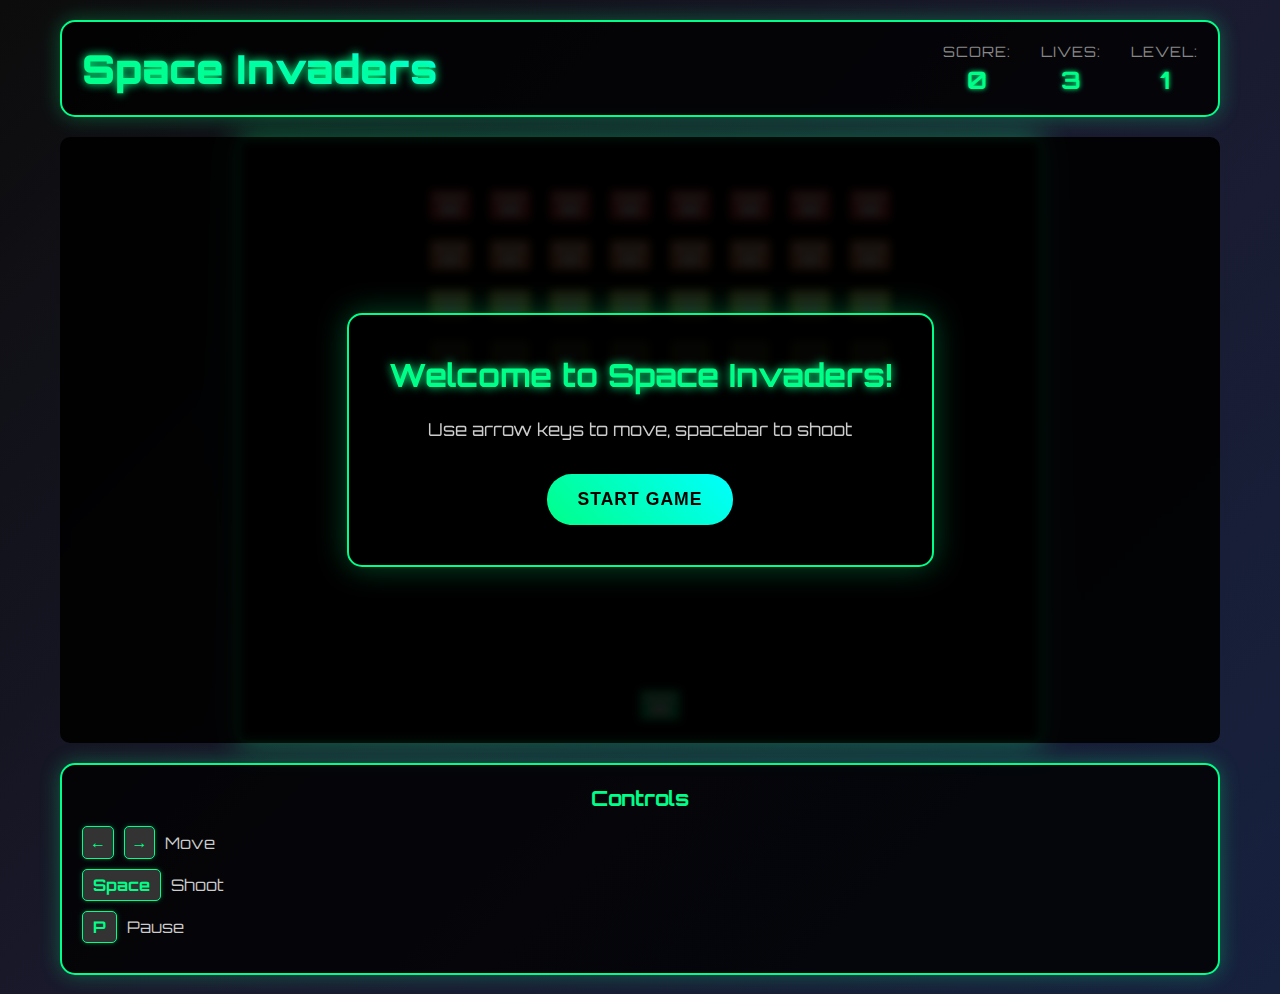
<file: index.html>
<!DOCTYPE html>
<html lang="en">
  <head>
    <meta charset="UTF-8" />
    <meta name="viewport" content="width=device-width, initial-scale=1.0" />
    <title>Gaming Application</title>
    <link rel="stylesheet" href="styles.css" />
    <link
      href="https://fonts.googleapis.com/css2?family=Orbitron:wght@400;700;900&display=swap"
      rel="stylesheet"
    />
  </head>
  <body>
    <div class="game-container">
      <header class="game-header">
        <h1 class="game-title">Space Invaders</h1>
        <div class="game-stats">
          <div class="stat">
            <span class="stat-label">Score:</span>
            <span id="score" class="stat-value">0</span>
          </div>
          <div class="stat">
            <span class="stat-label">Lives:</span>
            <span id="lives" class="stat-value">3</span>
          </div>
          <div class="stat">
            <span class="stat-label">Level:</span>
            <span id="level" class="stat-value">1</span>
          </div>
        </div>
      </header>

      <div class="game-area">
        <canvas id="gameCanvas" width="800" height="600"></canvas>
        <div class="game-overlay" id="gameOverlay">
          <div class="overlay-content">
            <h2 id="overlayTitle">Welcome to Space Invaders!</h2>
            <p id="overlayMessage">Use arrow keys to move, spacebar to shoot</p>
            <button id="startButton" class="game-button">Start Game</button>
            <button
              id="restartButton"
              class="game-button"
              style="display: none"
            >
              Play Again
            </button>
          </div>
        </div>
      </div>

      <div class="game-controls">
        <div class="control-group">
          <h3>Controls</h3>
          <div class="control-item">
            <span class="key">←</span> <span class="key">→</span> Move
          </div>
          <div class="control-item"><span class="key">Space</span> Shoot</div>
          <div class="control-item"><span class="key">P</span> Pause</div>
        </div>
      </div>
    </div>

    <script src="game.js"></script>
  </body>
</html>
</file>
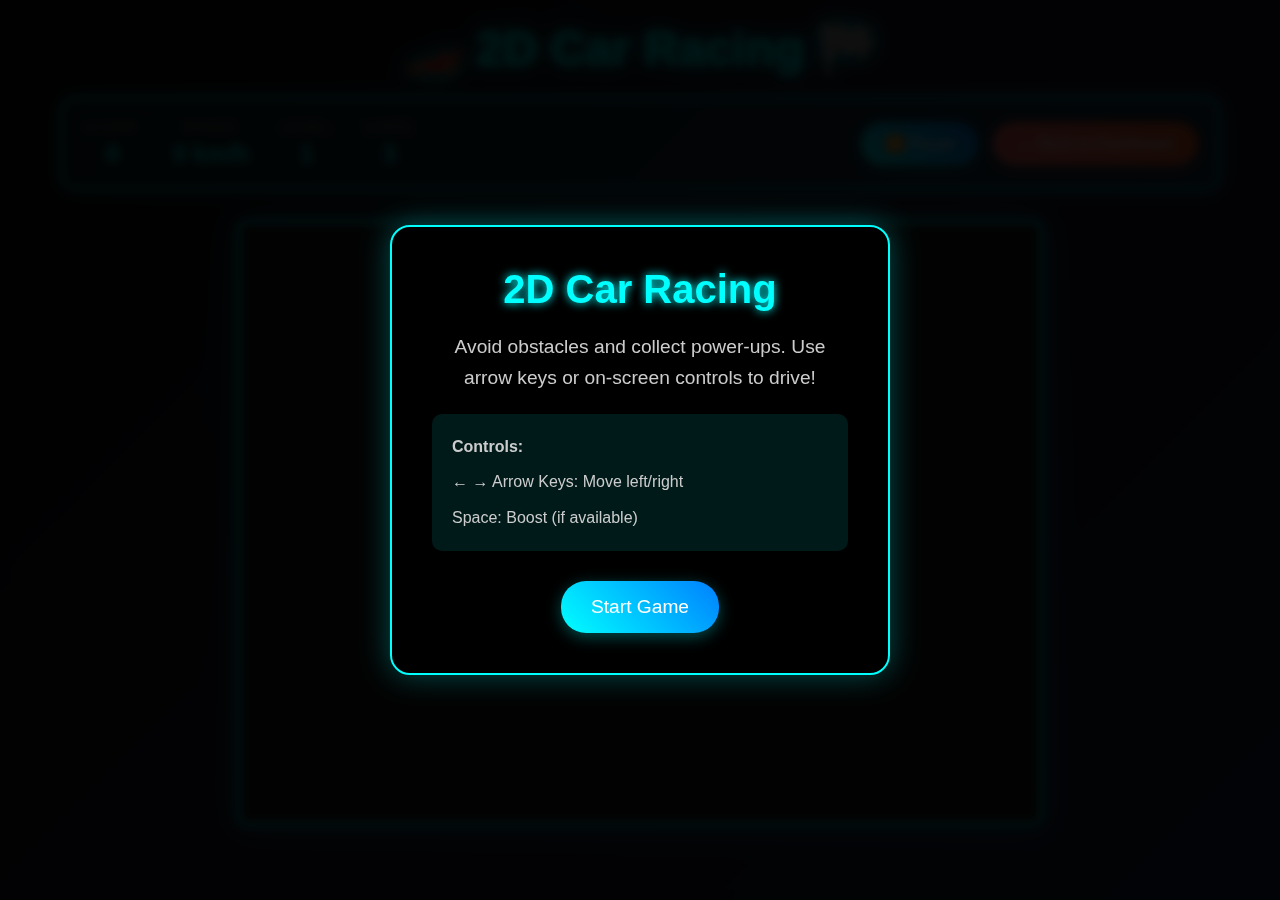
<file: car-racing.html>
<!DOCTYPE html>
<html lang="en">
  <head>
    <meta charset="UTF-8" />
    <meta name="viewport" content="width=device-width, initial-scale=1.0" />
    <title>2D Car Racing</title>
    <link rel="stylesheet" href="car-racing-styles.css" />
  </head>
  <body>
    <div class="game-container">
      <div class="header">
        <h1>🏎️ 2D Car Racing 🏁</h1>
        <div class="game-info">
          <div class="game-stats">
            <div class="stat">
              <span class="stat-label">Score:</span>
              <span id="score">0</span>
            </div>
            <div class="stat">
              <span class="stat-label">Speed:</span>
              <span id="speed">0 km/h</span>
            </div>
            <div class="stat">
              <span class="stat-label">Level:</span>
              <span id="level">1</span>
            </div>
            <div class="stat">
              <span class="stat-label">Lives:</span>
              <span id="lives">3</span>
            </div>
          </div>
          <div class="game-controls">
            <button id="pause-btn" class="control-btn">⏸️ Pause</button>
            <button id="back-btn" class="back-btn">← Back to Dashboard</button>
          </div>
        </div>
      </div>

      <div class="game-area">
        <canvas id="gameCanvas" width="800" height="600"></canvas>
        <div class="mobile-controls">
          <div class="control-pad">
            <button id="left-btn" class="direction-btn">←</button>
            <button id="right-btn" class="direction-btn">→</button>
          </div>
        </div>
      </div>

      <div class="game-overlay" id="game-overlay">
        <div class="overlay-content">
          <h2 id="overlay-title">2D Car Racing</h2>
          <p id="overlay-message">
            Avoid obstacles and collect power-ups. Use arrow keys or on-screen
            controls to drive!
          </p>
          <div class="controls-info">
            <p><strong>Controls:</strong></p>
            <p>← → Arrow Keys: Move left/right</p>
            <p>Space: Boost (if available)</p>
          </div>
          <button id="start-btn" class="game-btn">Start Game</button>
        </div>
      </div>

      <div class="pause-overlay hidden" id="pause-overlay">
        <div class="overlay-content">
          <h2>Game Paused</h2>
          <p>Press ESC or click Resume to continue</p>
          <button id="resume-btn" class="game-btn">Resume</button>
        </div>
      </div>
    </div>

    <script src="car-racing.js"></script>
  </body>
</html>
</file>
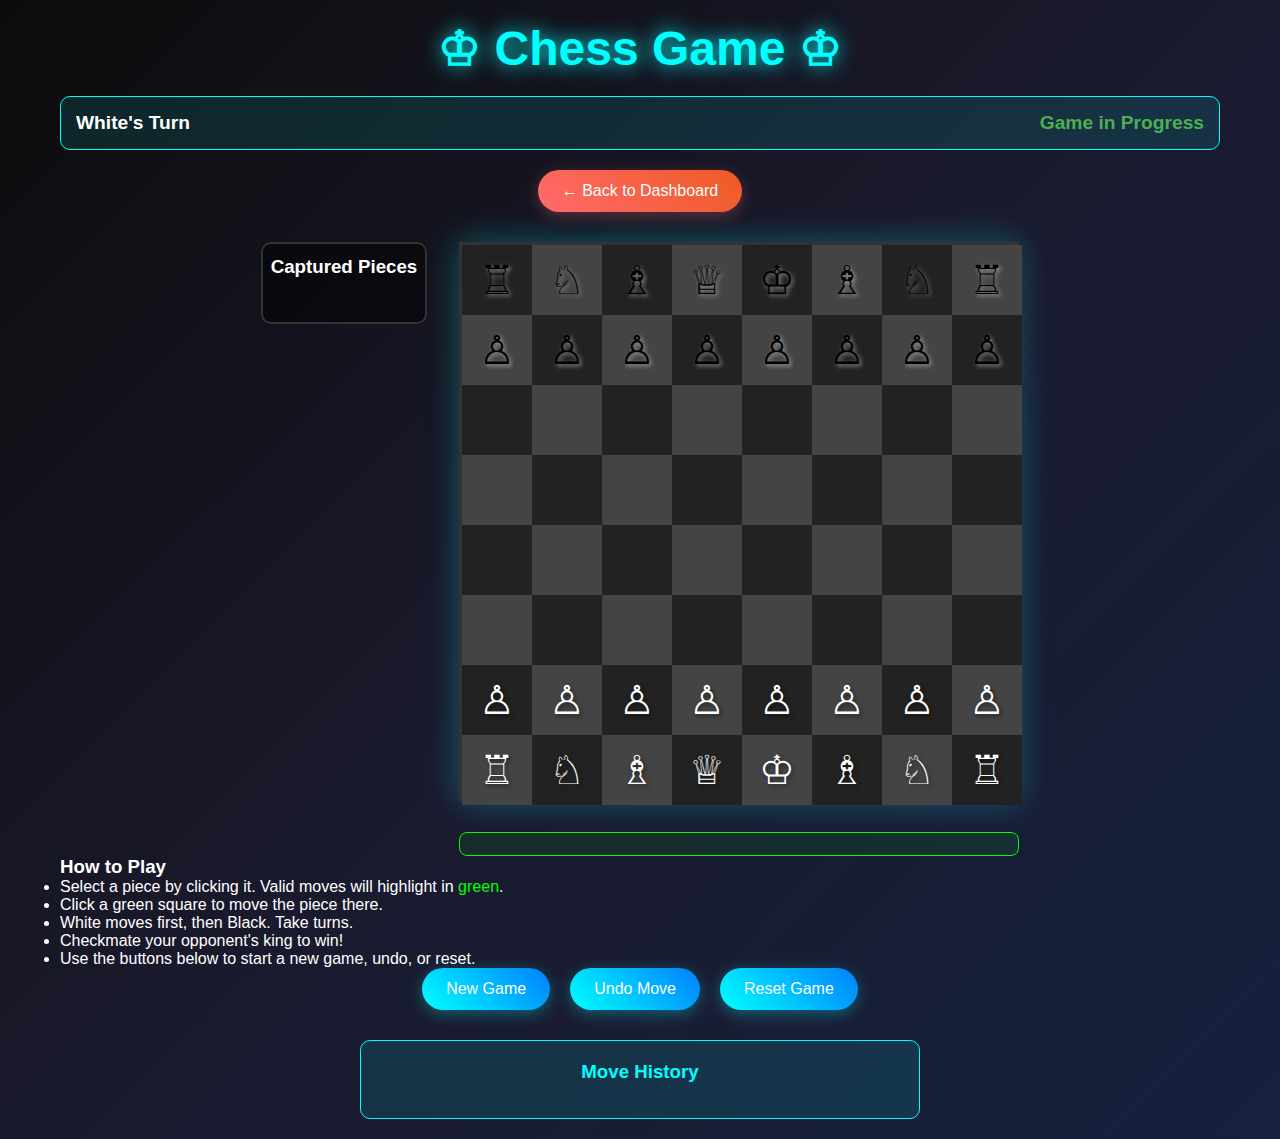
<file: chess.html>
<!DOCTYPE html>
<html lang="en">
  <head>
    <meta charset="UTF-8" />
    <meta name="viewport" content="width=device-width, initial-scale=1.0" />
    <title>Chess Game</title>
    <link rel="stylesheet" href="chess-styles.css" />
  </head>
  <body>
    <div class="game-container">
      <div class="header">
        <h1>♔ Chess Game ♔</h1>
        <div class="game-info">
          <div class="player-turn">
            <span id="current-player">White's Turn</span>
          </div>
          <div class="game-status">
            <span id="game-status">Game in Progress</span>
          </div>
        </div>
        <button id="back-btn" class="back-btn">← Back to Dashboard</button>
      </div>

      <div class="chess-layout">
        <div class="captured-pieces" id="captured-pieces">
          <h3>Captured Pieces</h3>
          <div id="captured-list"></div>
        </div>
        <div>
          <div class="chess-board" id="chess-board"></div>
          <div class="possible-moves" id="possible-moves"></div>
        </div>
      </div>

      <div class="how-to-play">
        <h3>How to Play</h3>
        <ul>
          <li>
            Select a piece by clicking it. Valid moves will highlight in
            <span style="color: #00ff00">green</span>.
          </li>
          <li>Click a green square to move the piece there.</li>
          <li>White moves first, then Black. Take turns.</li>
          <li>Checkmate your opponent's king to win!</li>
          <li>Use the buttons below to start a new game, undo, or reset.</li>
        </ul>
      </div>

      <div class="game-controls">
        <button id="new-game-btn" class="control-btn">New Game</button>
        <button id="undo-btn" class="control-btn">Undo Move</button>
        <button id="reset-btn" class="control-btn">Reset Game</button>
      </div>

      <div class="move-history">
        <h3>Move History</h3>
        <div id="moves-list" class="moves-list">
          <!-- Move history will be displayed here -->
        </div>
      </div>
    </div>

    <script src="chess.js"></script>
  </body>
</html>
</file>
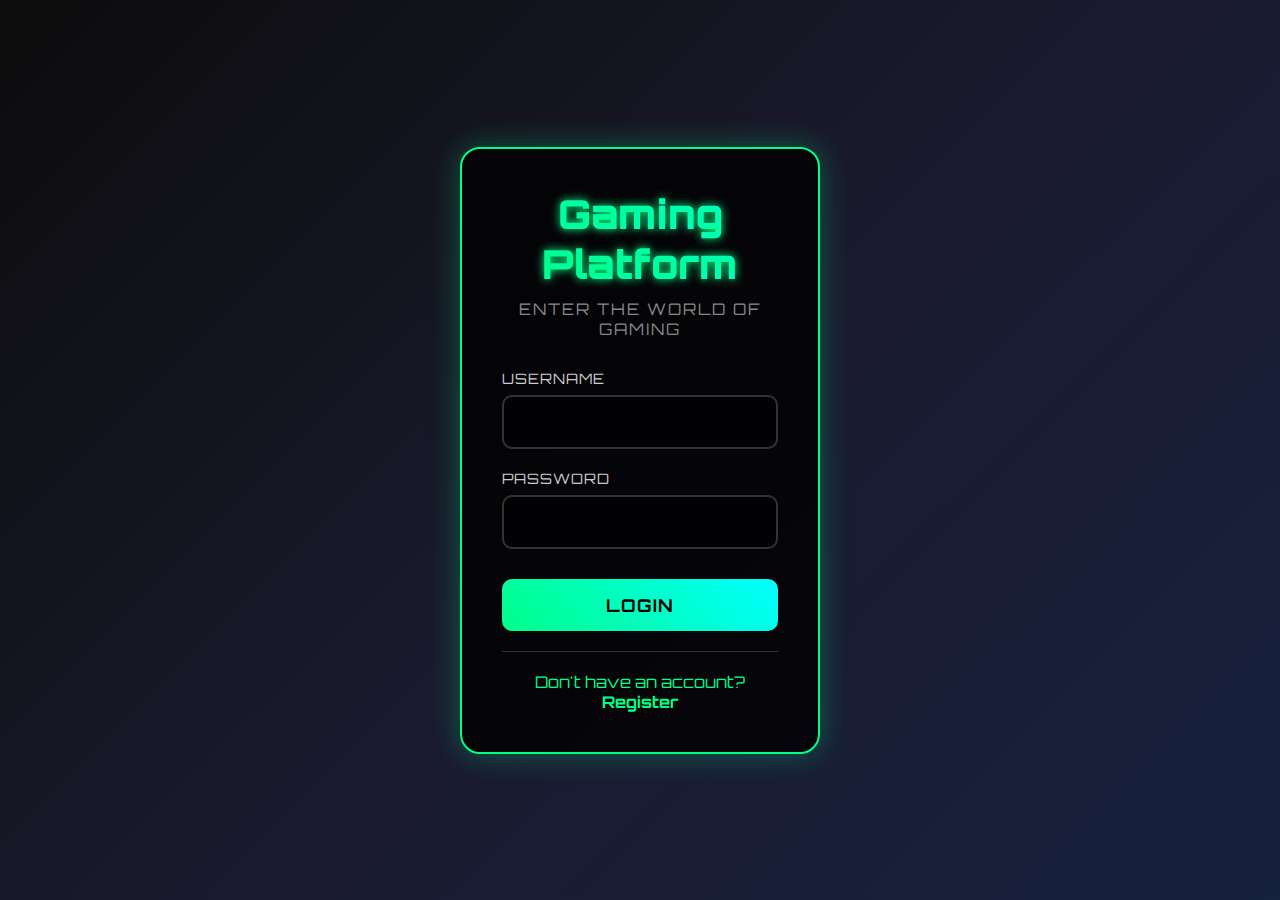
<file: dashboard.html>
<!DOCTYPE html>
<html lang="en">
  <head>
    <meta charset="UTF-8" />
    <meta name="viewport" content="width=device-width, initial-scale=1.0" />
    <title>Gaming Platform - Dashboard</title>
    <link rel="stylesheet" href="dashboard-styles.css" />
    <link
      href="https://fonts.googleapis.com/css2?family=Orbitron:wght@400;700;900&display=swap"
      rel="stylesheet"
    />
  </head>
  <body>
    <header class="dashboard-header">
      <div class="header-content">
        <h1 class="dashboard-title">Gaming Platform</h1>
        <div class="user-info">
          <span id="username">Welcome, Player!</span>
          <button id="logoutBtn" class="logout-btn">Logout</button>
        </div>
      </div>
    </header>

    <main class="dashboard-main">
      <div class="games-grid">
        <!-- Game 1: Chess -->
        <div class="game-card" data-game="chess">
          <div class="game-image">
            <div class="game-placeholder chess-placeholder">
              <div class="chess-board">
                <div class="chess-piece king">♔</div>
                <div class="chess-piece queen">♕</div>
                <div class="chess-piece rook">♖</div>
              </div>
            </div>
          </div>
          <div class="game-info">
            <h3 class="game-title">Chess</h3>
            <p class="game-description">
              Classic chess with proper rules. Strategic gameplay with move
              highlighting.
            </p>
            <div class="game-stats">
              <span class="stat">Players: 2</span>
              <span class="stat">Difficulty: Hard</span>
            </div>
            <button class="play-btn">Play Now</button>
          </div>
        </div>

        <!-- Game 2: Number Guessing -->
        <div class="game-card" data-game="number-guessing">
          <div class="game-image">
            <div class="game-placeholder number-placeholder">
              <div class="number-display">
                <span class="number">?</span>
                <div class="lives">❤️❤️❤️❤️❤️</div>
              </div>
            </div>
          </div>
          <div class="game-info">
            <h3 class="game-title">Number Guessing</h3>
            <p class="game-description">
              Guess the number between 1-10. You have 5 lives. Get 5 correct to
              win!
            </p>
            <div class="game-stats">
              <span class="stat">Lives: 5</span>
              <span class="stat">Range: 1-10</span>
            </div>
            <button class="play-btn">Play Now</button>
          </div>
        </div>

        <!-- Game 3: Typing Game -->
        <div class="game-card" data-game="typing-game">
          <div class="game-image">
            <div class="game-placeholder typing-placeholder">
              <div class="fighter-jet">✈️</div>
              <div class="astronaut">👨‍🚀</div>
              <div class="word-bubble">WORD</div>
            </div>
          </div>
          <div class="game-info">
            <h3 class="game-title">Fast Typing Fighter</h3>
            <p class="game-description">
              Type words to shoot down astronauts. Fast-paced typing action!
            </p>
            <div class="game-stats">
              <span class="stat">Speed: Fast</span>
              <span class="stat">Skills: Typing</span>
            </div>
            <button class="play-btn">Play Now</button>
          </div>
        </div>

        <!-- Game 4: Memory Card -->
        <div class="game-card" data-game="memory-card-2player">
          <div class="game-image">
            <div class="game-placeholder memory-placeholder">
              <div class="memory-cards">
                <div class="card">🃏</div>
                <div class="card">🃏</div>
                <div class="card">🃏</div>
                <div class="card">🃏</div>
                <div class="player-indicator">👥</div>
              </div>
            </div>
          </div>
          <div class="game-info">
            <h3 class="game-title">Memory Card - 2 Players</h3>
            <p class="game-description">
              Take turns finding matching pairs. Compete with your friend!
            </p>
            <div class="game-stats">
              <span class="stat">Players: 2</span>
              <span class="stat">Turns: Alternating</span>
            </div>
            <button class="play-btn">Play Now</button>
          </div>
        </div>

        <!-- Game 5: Tic Tac Toe -->
        <div class="game-card" data-game="tictactoe-2player">
          <div class="game-image">
            <div class="game-placeholder tictactoe-placeholder">
              <div class="tictactoe-board">
                <div class="cell">X</div>
                <div class="cell">O</div>
                <div class="cell">X</div>
                <div class="cell">O</div>
                <div class="cell">X</div>
                <div class="cell">O</div>
                <div class="cell">X</div>
                <div class="cell">O</div>
                <div class="cell">X</div>
                <div class="player-indicator">👥</div>
              </div>
            </div>
          </div>
          <div class="game-info">
            <h3 class="game-title">Tic Tac Toe - 2 Players</h3>
            <p class="game-description">
              Enhanced XO game with score tracking and turn management!
            </p>
            <div class="game-stats">
              <span class="stat">Players: 2</span>
              <span class="stat">Scoring: Yes</span>
            </div>
            <button class="play-btn">Play Now</button>
          </div>
        </div>

        <!-- Game 6: Space Invaders (Original) -->
        <div class="game-card" data-game="space-invaders">
          <div class="game-image">
            <div class="game-placeholder space-placeholder">
              <div class="spaceship">🚀</div>
              <div class="aliens">👾👾👾</div>
              <div class="bullets">• • •</div>
            </div>
          </div>
          <div class="game-info">
            <h3 class="game-title">Space Invaders</h3>
            <p class="game-description">
              Defend Earth from alien invasion. Classic arcade action!
            </p>
            <div class="game-stats">
              <span class="stat">Action: Arcade</span>
              <span class="stat">Levels: Infinite</span>
            </div>
            <button class="play-btn">Play Now</button>
          </div>
        </div>

        <!-- Game 7: Snake (Classic) -->
        <div class="game-card" data-game="snake-classic">
          <div class="game-image">
            <div class="game-placeholder snake-classic-placeholder">
              <div class="snake-board">
                <div class="snake-head">🟩</div>
                <div class="snake-body">🟩</div>
                <div class="apple">🍎</div>
              </div>
            </div>
          </div>
          <div class="game-info">
            <h3 class="game-title">Snake (Classic)</h3>
            <p class="game-description">
              Eat apples to grow longer. Use arrow keys. Don't bite yourself!
            </p>
            <div class="game-stats">
              <span class="stat">Players: 1</span>
              <span class="stat">Classic: Yes</span>
            </div>
            <button class="play-btn">Play Now</button>
          </div>
        </div>

        <!-- Game 8: 2D Car Racing -->
        <div class="game-card" data-game="car-racing">
          <div class="game-image">
            <div class="game-placeholder car-racing-placeholder">
              <div class="road">
                <div class="car">🏎️</div>
                <div class="obstacle">🚧</div>
                <div class="powerup">⭐</div>
              </div>
            </div>
          </div>
          <div class="game-info">
            <h3 class="game-title">2D Car Racing</h3>
            <p class="game-description">
              Avoid obstacles and collect power-ups in this exciting racing
              game!
            </p>
            <div class="game-stats">
              <span class="stat">Action: Racing</span>
              <span class="stat">Speed: High</span>
            </div>
            <button class="play-btn">Play Now</button>
          </div>
        </div>
      </div>
    </main>

    <script src="dashboard.js"></script>
  </body>
</html>
</file>
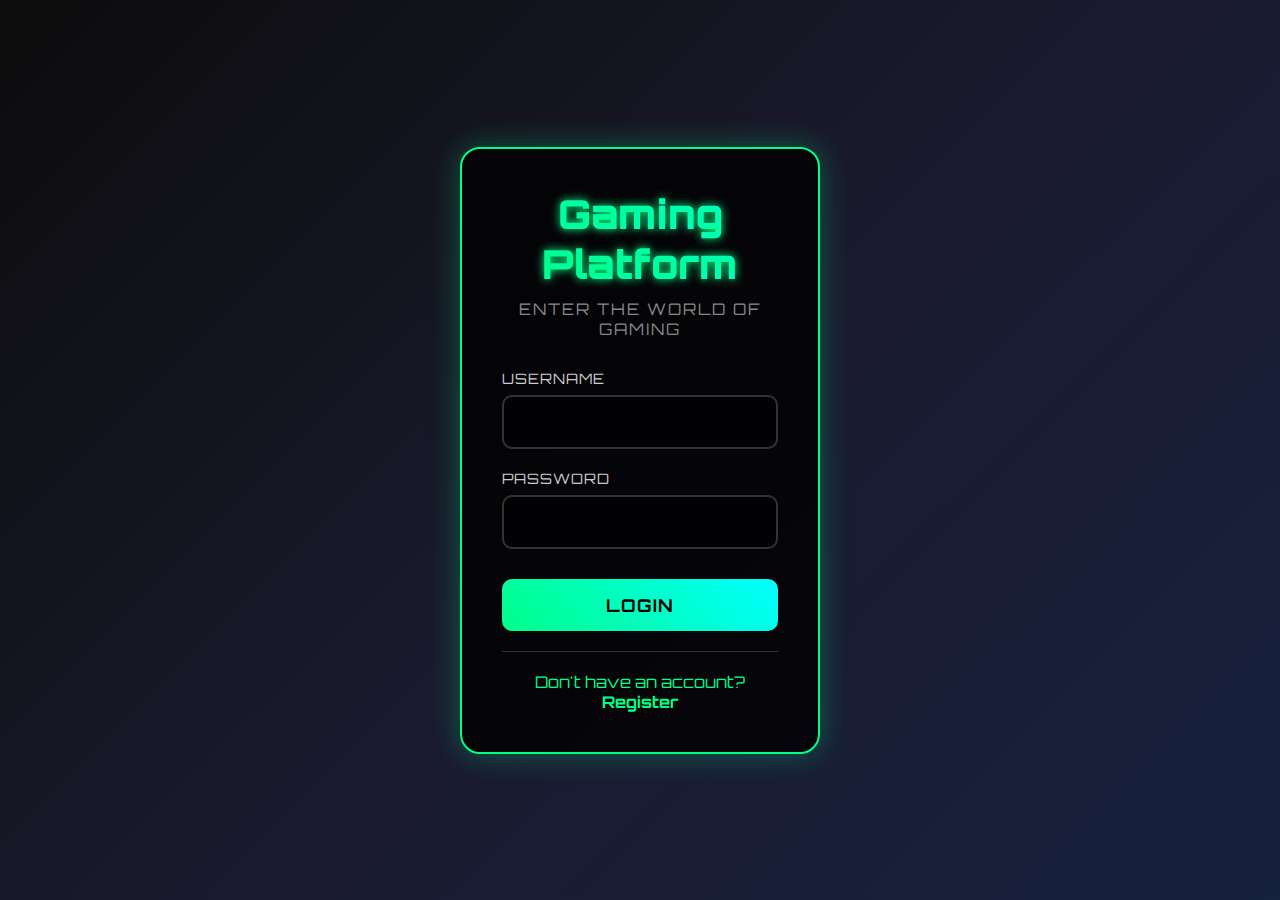
<file: login.html>
<!DOCTYPE html>
<html lang="en">
  <head>
    <meta charset="UTF-8" />
    <meta name="viewport" content="width=device-width, initial-scale=1.0" />
    <title>Gaming Platform - Login</title>
    <link rel="stylesheet" href="login-styles.css" />
    <link
      href="https://fonts.googleapis.com/css2?family=Orbitron:wght@400;700;900&display=swap"
      rel="stylesheet"
    />
  </head>
  <body>
    <div class="login-container">
      <div class="login-box">
        <div class="login-header">
          <h1 class="platform-title">Gaming Platform</h1>
          <p class="platform-subtitle">Enter the world of gaming</p>
        </div>

        <form id="loginForm" class="login-form">
          <div class="input-group">
            <label for="username">Username</label>
            <input type="text" id="username" name="username" required />
          </div>

          <div class="input-group">
            <label for="password">Password</label>
            <input type="password" id="password" name="password" required />
          </div>

          <button type="submit" class="login-btn">Login</button>
        </form>

        <div class="login-footer">
          <p>
            Don't have an account? <a href="#" id="registerLink">Register</a>
          </p>
        </div>
      </div>

      <!-- Registration Modal -->
      <div id="registerModal" class="modal">
        <div class="modal-content">
          <span class="close">&times;</span>
          <h2>Create Account</h2>
          <form id="registerForm" class="register-form">
            <div class="input-group">
              <label for="regUsername">Username</label>
              <input type="text" id="regUsername" name="regUsername" required />
            </div>

            <div class="input-group">
              <label for="regEmail">Email</label>
              <input type="email" id="regEmail" name="regEmail" required />
            </div>

            <div class="input-group">
              <label for="regPassword">Password</label>
              <input
                type="password"
                id="regPassword"
                name="regPassword"
                required
              />
            </div>

            <div class="input-group">
              <label for="confirmPassword">Confirm Password</label>
              <input
                type="password"
                id="confirmPassword"
                name="confirmPassword"
                required
              />
            </div>

            <button type="submit" class="register-btn">Create Account</button>
          </form>
        </div>
      </div>
    </div>

    <script src="login.js"></script>
  </body>
</html>
</file>
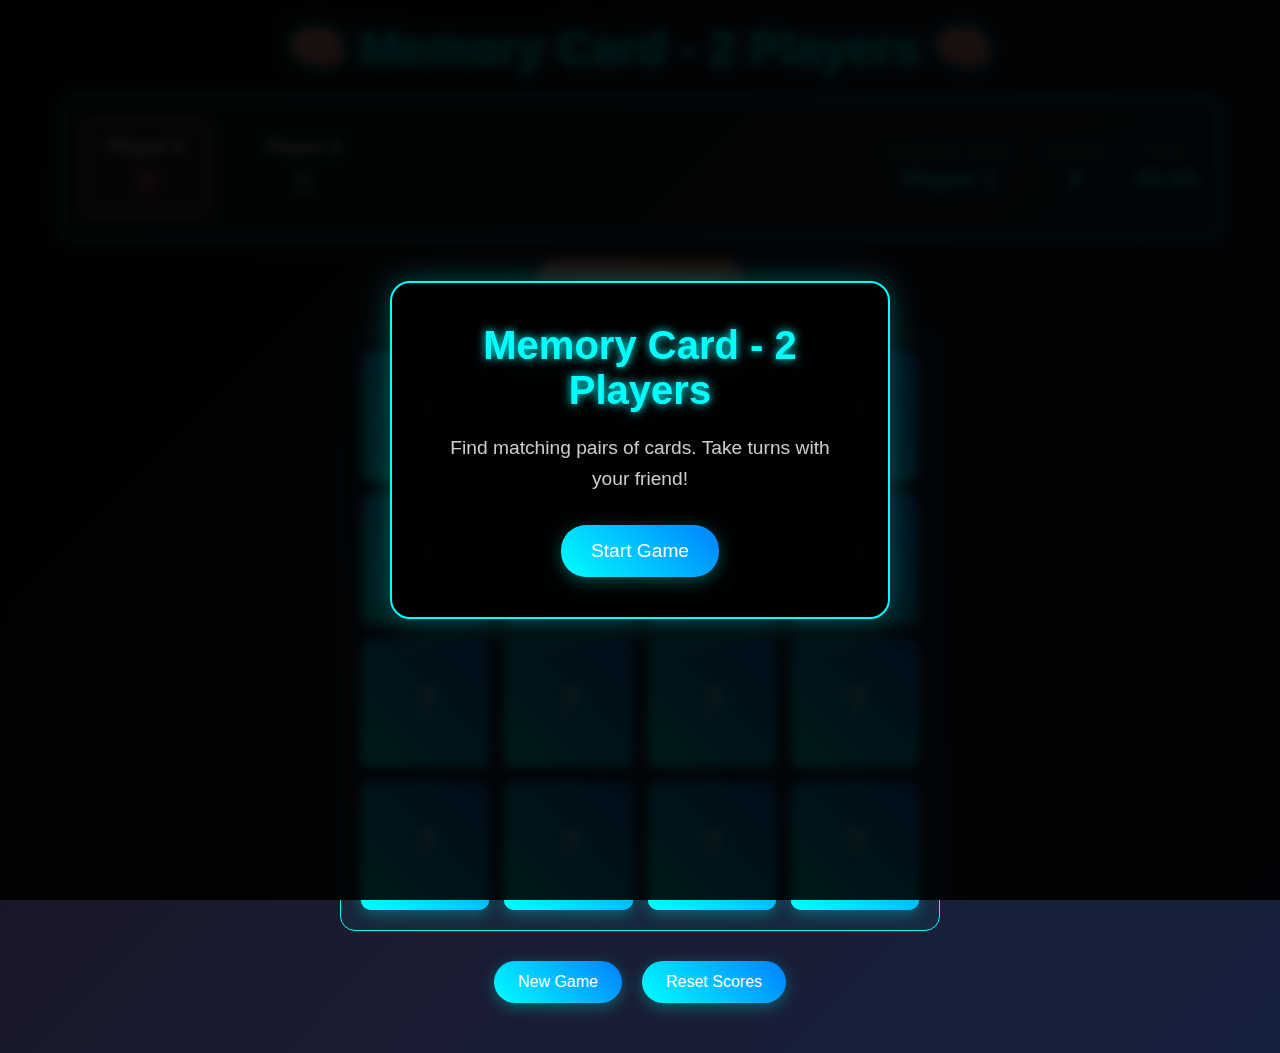
<file: memory-card-2player.html>
<!DOCTYPE html>
<html lang="en">
  <head>
    <meta charset="UTF-8" />
    <meta name="viewport" content="width=device-width, initial-scale=1.0" />
    <title>Memory Card - 2 Player</title>
    <link rel="stylesheet" href="memory-card-2player-styles.css" />
  </head>
  <body>
    <div class="game-container">
      <div class="header">
        <h1>🧠 Memory Card - 2 Players 🧠</h1>
        <div class="game-info">
          <div class="player-info">
            <div class="player player1 active">
              <span class="player-name">Player 1</span>
              <span class="player-score" id="player1-score">0</span>
            </div>
            <div class="player player2">
              <span class="player-name">Player 2</span>
              <span class="player-score" id="player2-score">0</span>
            </div>
          </div>
          <div class="game-stats">
            <div class="stat">
              <span class="stat-label">Current Turn:</span>
              <span id="current-player">Player 1</span>
            </div>
            <div class="stat">
              <span class="stat-label">Moves:</span>
              <span id="moves">0</span>
            </div>
            <div class="stat">
              <span class="stat-label">Time:</span>
              <span id="timer">00:00</span>
            </div>
          </div>
        </div>
        <button id="back-btn" class="back-btn">← Back to Dashboard</button>
      </div>

      <div class="game-board" id="game-board">
        <!-- Cards will be generated by JavaScript -->
      </div>

      <div class="game-controls">
        <button id="new-game-btn" class="control-btn">New Game</button>
        <button id="reset-btn" class="control-btn">Reset Scores</button>
      </div>

      <div class="game-overlay" id="game-overlay">
        <div class="overlay-content">
          <h2 id="overlay-title">Memory Card - 2 Players</h2>
          <p id="overlay-message">
            Find matching pairs of cards. Take turns with your friend!
          </p>
          <button id="start-btn" class="game-btn">Start Game</button>
        </div>
      </div>
    </div>

    <script src="memory-card-2player.js"></script>
  </body>
</html>
</file>
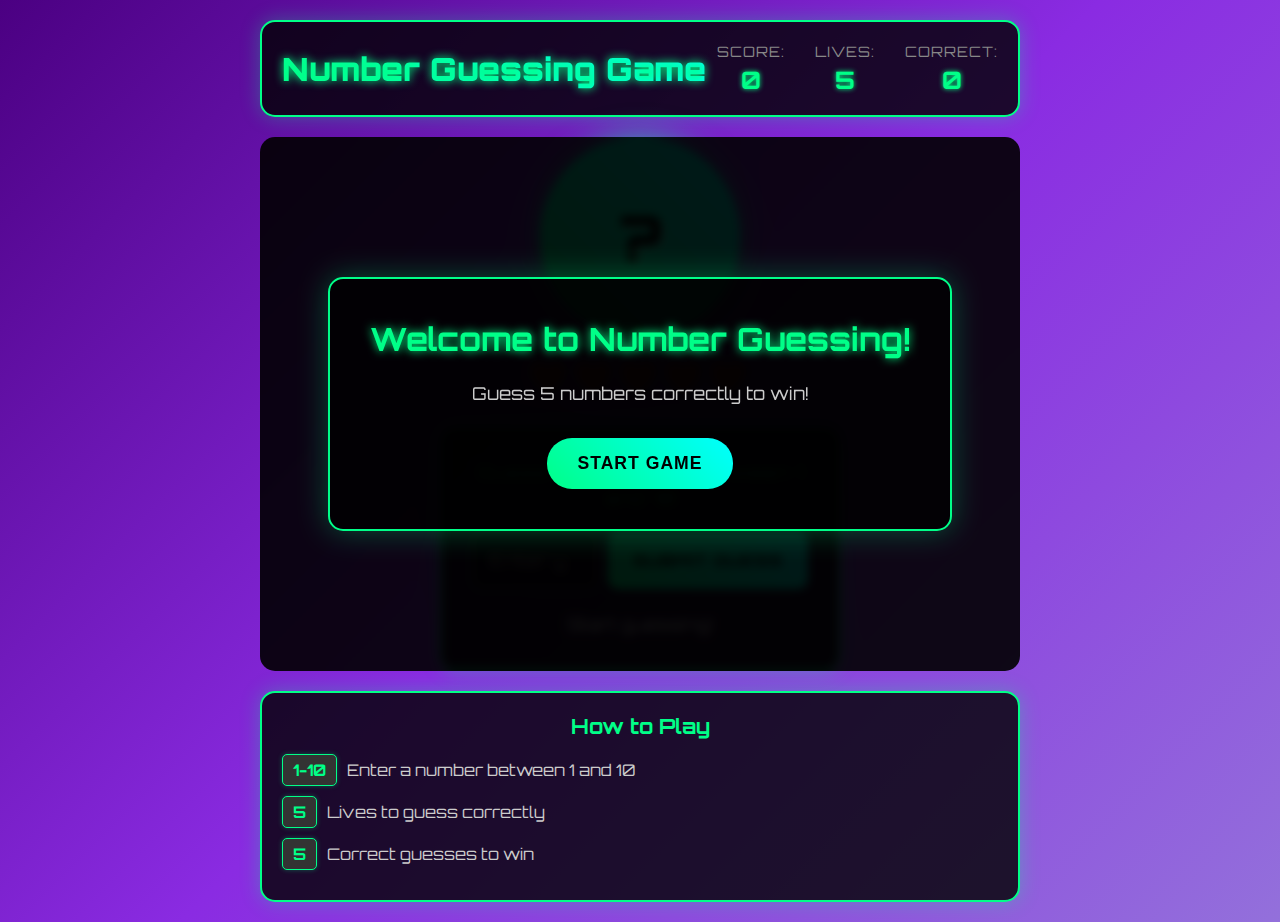
<file: number-guessing.html>
<!DOCTYPE html>
<html lang="en">
  <head>
    <meta charset="UTF-8" />
    <meta name="viewport" content="width=device-width, initial-scale=1.0" />
    <title>Number Guessing Game</title>
    <link rel="stylesheet" href="number-guessing-styles.css" />
    <link
      href="https://fonts.googleapis.com/css2?family=Orbitron:wght@400;700;900&display=swap"
      rel="stylesheet"
    />
  </head>
  <body>
    <div class="game-container">
      <header class="game-header">
        <h1 class="game-title">Number Guessing Game</h1>
        <div class="game-stats">
          <div class="stat">
            <span class="stat-label">Score:</span>
            <span id="score" class="stat-value">0</span>
          </div>
          <div class="stat">
            <span class="stat-label">Lives:</span>
            <span id="lives" class="stat-value">5</span>
          </div>
          <div class="stat">
            <span class="stat-label">Correct:</span>
            <span id="correct" class="stat-value">0</span>
          </div>
        </div>
      </header>

      <div class="game-area">
        <div class="number-display">
          <div class="number-circle">
            <span id="currentNumber">?</span>
          </div>
          <div class="lives-display">
            <span id="livesHearts">❤️❤️❤️❤️❤️</span>
          </div>
        </div>

        <div class="input-section">
          <h2>Guess the number between 1 and 10</h2>
          <div class="input-group">
            <input
              type="number"
              id="guessInput"
              min="1"
              max="10"
              placeholder="Enter your guess"
            />
            <button id="submitGuess" class="submit-btn">Submit Guess</button>
          </div>
          <div class="hint" id="hint">Start guessing!</div>
        </div>

        <div class="game-overlay" id="gameOverlay">
          <div class="overlay-content">
            <h2 id="overlayTitle">Welcome to Number Guessing!</h2>
            <p id="overlayMessage">Guess 5 numbers correctly to win!</p>
            <button id="startButton" class="game-button">Start Game</button>
            <button
              id="restartButton"
              class="game-button"
              style="display: none"
            >
              Play Again
            </button>
          </div>
        </div>
      </div>

      <div class="game-controls">
        <div class="control-group">
          <h3>How to Play</h3>
          <div class="control-item">
            <span class="key">1-10</span> Enter a number between 1 and 10
          </div>
          <div class="control-item">
            <span class="key">5</span> Lives to guess correctly
          </div>
          <div class="control-item">
            <span class="key">5</span> Correct guesses to win
          </div>
        </div>
      </div>
    </div>

    <script src="number-guessing.js"></script>
  </body>
</html>
</file>
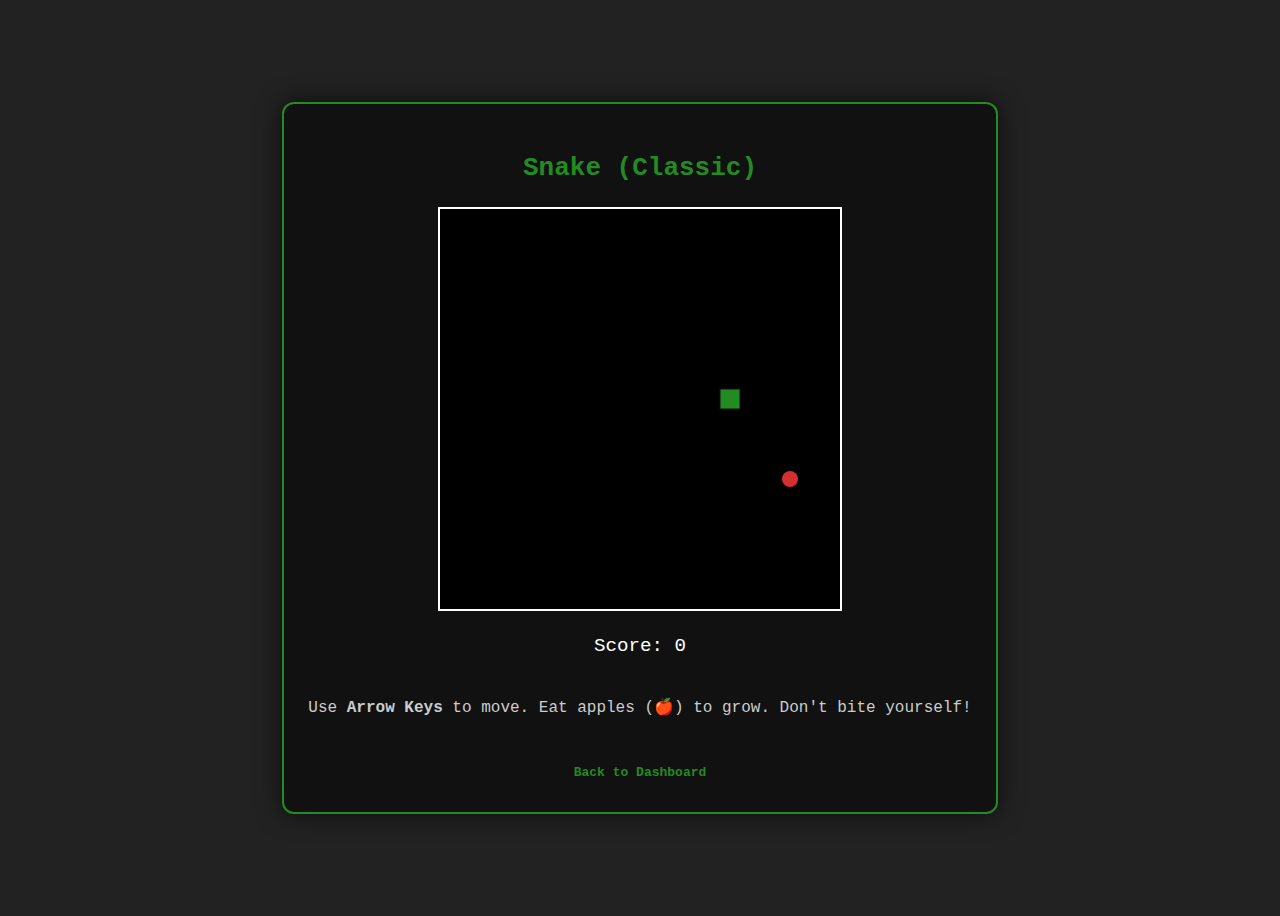
<file: snake-classic.html>
<!DOCTYPE html>
<html lang="en">
  <head>
    <meta charset="UTF-8" />
    <meta name="viewport" content="width=device-width, initial-scale=1.0" />
    <title>Snake (Classic)</title>
    <link rel="stylesheet" href="snake-classic.css" />
  </head>
  <body>
    <div class="snake-container">
      <h1>Snake (Classic)</h1>
      <canvas id="snakeCanvas" width="400" height="400"></canvas>
      <div class="snake-info">
        <span>Score: <span id="score">0</span></span>
        <span
          id="gameOverMsg"
          style="display: none; color: red; font-weight: bold"
          >Game Over! Press Space to Restart</span
        >
      </div>
      <div class="snake-instructions">
        <p>
          Use <b>Arrow Keys</b> to move. Eat apples (🍎) to grow. Don't bite
          yourself!
        </p>
      </div>
      <a href="dashboard.html">Back to Dashboard</a>
    </div>
    <script src="snake-classic.js"></script>
  </body>
</html>
</file>
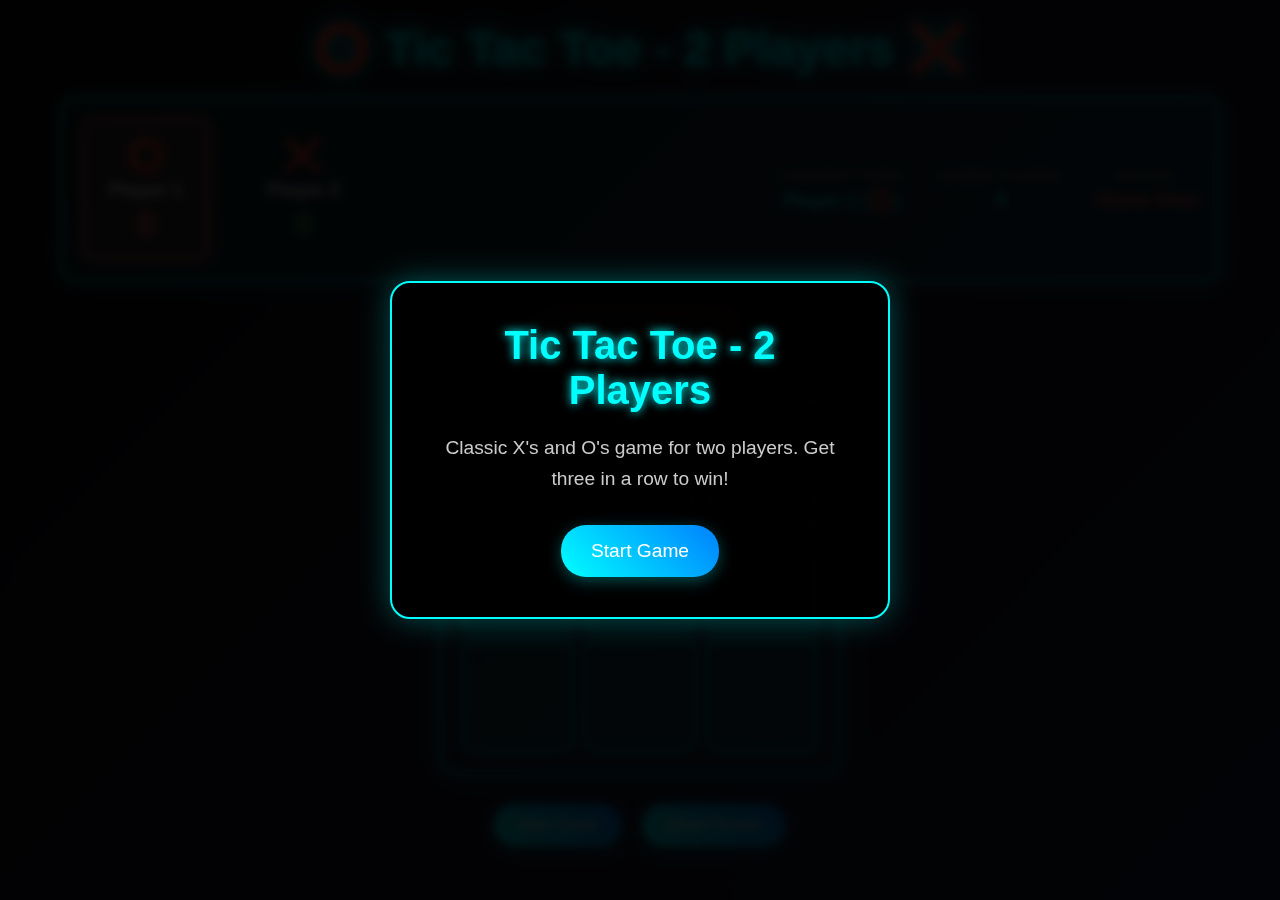
<file: tictactoe-2player.html>
<!DOCTYPE html>
<html lang="en">
  <head>
    <meta charset="UTF-8" />
    <meta name="viewport" content="width=device-width, initial-scale=1.0" />
    <title>Tic Tac Toe - 2 Player</title>
    <link rel="stylesheet" href="tictactoe-2player-styles.css" />
  </head>
  <body>
    <div class="game-container">
      <div class="header">
        <h1>⭕ Tic Tac Toe - 2 Players ❌</h1>
        <div class="game-info">
          <div class="player-info">
            <div class="player player1 active">
              <span class="player-symbol">⭕</span>
              <span class="player-name">Player 1</span>
              <span class="player-score" id="player1-score">0</span>
            </div>
            <div class="player player2">
              <span class="player-symbol">❌</span>
              <span class="player-name">Player 2</span>
              <span class="player-score" id="player2-score">0</span>
            </div>
          </div>
          <div class="game-stats">
            <div class="stat">
              <span class="stat-label">Current Turn:</span>
              <span id="current-player">Player 1 (⭕)</span>
            </div>
            <div class="stat">
              <span class="stat-label">Games Played:</span>
              <span id="games-played">0</span>
            </div>
            <div class="stat">
              <span class="stat-label">Status:</span>
              <span id="game-status">In Progress</span>
            </div>
          </div>
        </div>
        <button id="back-btn" class="back-btn">← Back to Dashboard</button>
      </div>

      <div class="game-board" id="game-board">
        <!-- Board will be generated by JavaScript -->
      </div>

      <div class="game-controls">
        <button id="new-game-btn" class="control-btn">New Game</button>
        <button id="reset-scores-btn" class="control-btn">Reset Scores</button>
      </div>

      <div class="game-overlay" id="game-overlay">
        <div class="overlay-content">
          <h2 id="overlay-title">Tic Tac Toe - 2 Players</h2>
          <p id="overlay-message">
            Classic X's and O's game for two players. Get three in a row to win!
          </p>
          <button id="start-btn" class="game-btn">Start Game</button>
        </div>
      </div>
    </div>

    <script src="tictactoe-2player.js"></script>
  </body>
</html>
</file>
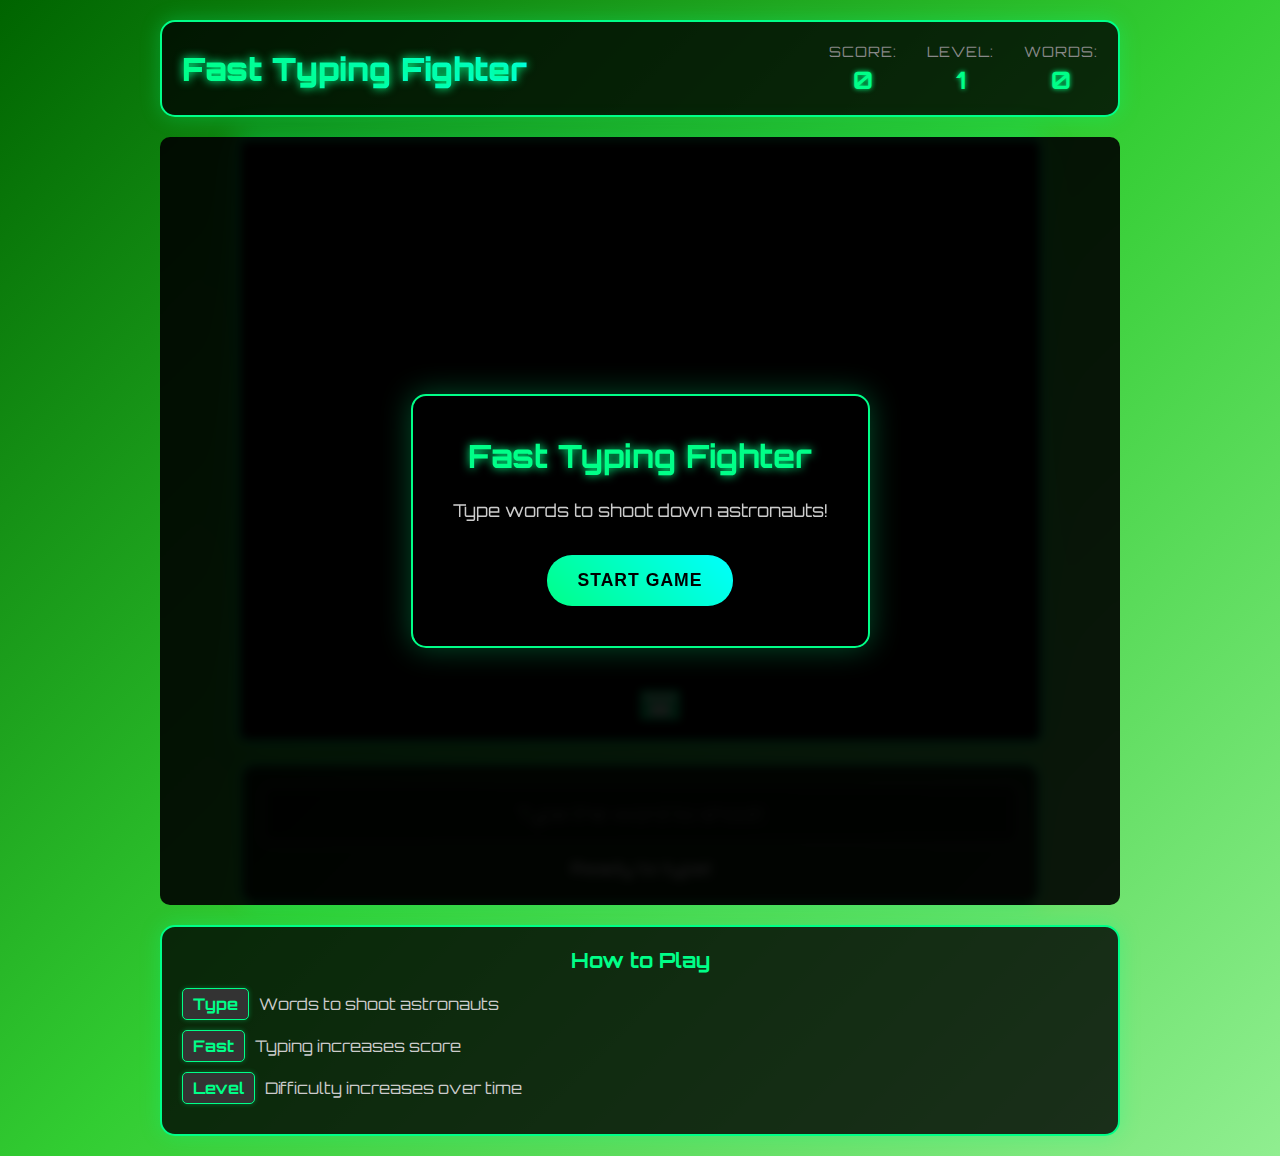
<file: typing-game.html>
<!DOCTYPE html>
<html lang="en">
  <head>
    <meta charset="UTF-8" />
    <meta name="viewport" content="width=device-width, initial-scale=1.0" />
    <title>Fast Typing Fighter</title>
    <link rel="stylesheet" href="typing-game-styles.css" />
    <link
      href="https://fonts.googleapis.com/css2?family=Orbitron:wght@400;700;900&display=swap"
      rel="stylesheet"
    />
  </head>
  <body>
    <div class="game-container">
      <header class="game-header">
        <h1 class="game-title">Fast Typing Fighter</h1>
        <div class="game-stats">
          <div class="stat">
            <span class="stat-label">Score:</span>
            <span id="score" class="stat-value">0</span>
          </div>
          <div class="stat">
            <span class="stat-label">Level:</span>
            <span id="level" class="stat-value">1</span>
          </div>
          <div class="stat">
            <span class="stat-label">Words:</span>
            <span id="wordsTyped" class="stat-value">0</span>
          </div>
        </div>
      </header>

      <div class="game-area">
        <canvas id="gameCanvas" width="800" height="600"></canvas>

        <div class="typing-input">
          <input
            type="text"
            id="wordInput"
            placeholder="Type the word to shoot!"
            autocomplete="off"
          />
          <div class="current-word" id="currentWord">Ready to type!</div>
        </div>

        <div class="game-overlay" id="gameOverlay">
          <div class="overlay-content">
            <h2 id="overlayTitle">Fast Typing Fighter</h2>
            <p id="overlayMessage">Type words to shoot down astronauts!</p>
            <button id="startButton" class="game-button">Start Game</button>
            <button
              id="restartButton"
              class="game-button"
              style="display: none"
            >
              Play Again
            </button>
          </div>
        </div>
      </div>

      <div class="game-controls">
        <div class="control-group">
          <h3>How to Play</h3>
          <div class="control-item">
            <span class="key">Type</span> Words to shoot astronauts
          </div>
          <div class="control-item">
            <span class="key">Fast</span> Typing increases score
          </div>
          <div class="control-item">
            <span class="key">Level</span> Difficulty increases over time
          </div>
        </div>
      </div>
    </div>

    <script src="typing-game.js"></script>
  </body>
</html>
</file>
<file: styles.css>
* {
  margin: 0;
  padding: 0;
  box-sizing: border-box;
}

body {
  font-family: "Orbitron", monospace;
  background: linear-gradient(135deg, #0c0c0c 0%, #1a1a2e 50%, #16213e 100%);
  color: #00ff88;
  min-height: 100vh;
  overflow-x: hidden;
}

.game-container {
  max-width: 1200px;
  margin: 0 auto;
  padding: 20px;
  display: flex;
  flex-direction: column;
  gap: 20px;
}

.game-header {
  display: flex;
  justify-content: space-between;
  align-items: center;
  background: rgba(0, 0, 0, 0.8);
  padding: 20px;
  border-radius: 15px;
  border: 2px solid #00ff88;
  box-shadow: 0 0 20px rgba(0, 255, 136, 0.3);
}

.game-title {
  font-size: 2.5rem;
  font-weight: 900;
  text-shadow: 0 0 10px #00ff88;
  background: linear-gradient(45deg, #00ff88, #00ffff);
  -webkit-background-clip: text;
  -webkit-text-fill-color: transparent;
  background-clip: text;
}

.game-stats {
  display: flex;
  gap: 30px;
}

.stat {
  display: flex;
  flex-direction: column;
  align-items: center;
  gap: 5px;
}

.stat-label {
  font-size: 0.9rem;
  color: #888;
  text-transform: uppercase;
  letter-spacing: 1px;
}

.stat-value {
  font-size: 1.5rem;
  font-weight: 700;
  color: #00ff88;
  text-shadow: 0 0 5px #00ff88;
}

.game-area {
  position: relative;
  display: flex;
  justify-content: center;
  align-items: center;
  min-height: 600px;
}

#gameCanvas {
  border: 3px solid #00ff88;
  border-radius: 10px;
  background: #000;
  box-shadow: 0 0 30px rgba(0, 255, 136, 0.4);
  max-width: 100%;
  height: auto;
}

.game-overlay {
  position: absolute;
  top: 0;
  left: 0;
  right: 0;
  bottom: 0;
  background: rgba(0, 0, 0, 0.9);
  display: flex;
  justify-content: center;
  align-items: center;
  border-radius: 10px;
  -webkit-backdrop-filter: blur(5px);
  backdrop-filter: blur(5px);
}

.overlay-content {
  text-align: center;
  background: rgba(0, 0, 0, 0.8);
  padding: 40px;
  border-radius: 15px;
  border: 2px solid #00ff88;
  box-shadow: 0 0 30px rgba(0, 255, 136, 0.3);
}

.overlay-content h2 {
  font-size: 2rem;
  margin-bottom: 20px;
  color: #00ff88;
  text-shadow: 0 0 10px #00ff88;
}

.overlay-content p {
  font-size: 1.1rem;
  margin-bottom: 30px;
  color: #ccc;
  line-height: 1.6;
}

.game-button {
  background: linear-gradient(45deg, #00ff88, #00ffff);
  border: none;
  padding: 15px 30px;
  font-size: 1.1rem;
  font-weight: 700;
  color: #000;
  border-radius: 25px;
  cursor: pointer;
  transition: all 0.3s ease;
  text-transform: uppercase;
  letter-spacing: 1px;
  margin: 0 10px;
}

.game-button:hover {
  transform: translateY(-2px);
  box-shadow: 0 5px 15px rgba(0, 255, 136, 0.4);
}

.game-button:active {
  transform: translateY(0);
}

.game-controls {
  background: rgba(0, 0, 0, 0.8);
  padding: 20px;
  border-radius: 15px;
  border: 2px solid #00ff88;
  box-shadow: 0 0 20px rgba(0, 255, 136, 0.3);
}

.control-group h3 {
  font-size: 1.3rem;
  margin-bottom: 15px;
  color: #00ff88;
  text-align: center;
}

.control-item {
  display: flex;
  align-items: center;
  gap: 10px;
  margin-bottom: 10px;
  font-size: 1rem;
  color: #ccc;
}

.key {
  background: #333;
  border: 1px solid #00ff88;
  padding: 5px 10px;
  border-radius: 5px;
  font-weight: 700;
  color: #00ff88;
  min-width: 30px;
  text-align: center;
  box-shadow: 0 0 5px rgba(0, 255, 136, 0.3);
}

/* Responsive Design */
@media (max-width: 768px) {
  .game-container {
    padding: 10px;
  }

  .game-header {
    flex-direction: column;
    gap: 15px;
    text-align: center;
  }

  .game-title {
    font-size: 2rem;
  }

  .game-stats {
    gap: 20px;
  }

  .stat-value {
    font-size: 1.2rem;
  }

  #gameCanvas {
    width: 100%;
    max-width: 400px;
    height: auto;
  }

  .overlay-content {
    padding: 20px;
    margin: 10px;
  }

  .overlay-content h2 {
    font-size: 1.5rem;
  }

  .game-button {
    padding: 12px 24px;
    font-size: 1rem;
    margin: 5px;
  }
}

/* Animation for game elements */
@keyframes glow {
  0%,
  100% {
    box-shadow: 0 0 20px rgba(0, 255, 136, 0.3);
  }
  50% {
    box-shadow: 0 0 30px rgba(0, 255, 136, 0.6);
  }
}

.game-header,
.game-controls {
  animation: glow 3s ease-in-out infinite;
}

/* Hide overlay when game is running */
.game-overlay.hidden {
  display: none;
}
</file>
<file: car-racing-styles.css>
* {
  margin: 0;
  padding: 0;
  box-sizing: border-box;
}

body {
  font-family: "Arial", sans-serif;
  background: linear-gradient(135deg, #0c0c0c 0%, #1a1a2e 50%, #16213e 100%);
  color: #fff;
  min-height: 100vh;
  overflow-x: auto;
}

.game-container {
  max-width: 1200px;
  margin: 0 auto;
  padding: 20px;
}

.header {
  text-align: center;
  margin-bottom: 30px;
}

.header h1 {
  font-size: 3rem;
  color: #00ffff;
  text-shadow: 0 0 20px #00ffff;
  margin-bottom: 20px;
}

.game-info {
  display: flex;
  justify-content: space-between;
  align-items: center;
  margin-bottom: 20px;
  padding: 20px;
  background: rgba(0, 255, 255, 0.1);
  border-radius: 15px;
  border: 2px solid #00ffff;
  box-shadow: 0 0 20px rgba(0, 255, 255, 0.2);
}

.game-stats {
  display: flex;
  gap: 30px;
}

.stat {
  display: flex;
  flex-direction: column;
  align-items: center;
  gap: 5px;
}

.stat-label {
  font-size: 0.9rem;
  color: #888;
  text-transform: uppercase;
  letter-spacing: 1px;
}

.stat span:last-child {
  font-size: 1.5rem;
  font-weight: bold;
  color: #00ffff;
}

.game-controls {
  display: flex;
  gap: 15px;
}

.control-btn {
  background: linear-gradient(45deg, #00ffff, #0080ff);
  color: white;
  border: none;
  padding: 12px 24px;
  border-radius: 25px;
  font-size: 1rem;
  cursor: pointer;
  transition: all 0.3s ease;
  box-shadow: 0 4px 15px rgba(0, 255, 255, 0.3);
}

.control-btn:hover {
  transform: translateY(-2px);
  box-shadow: 0 6px 20px rgba(0, 255, 255, 0.4);
}

.back-btn {
  background: linear-gradient(45deg, #ff6b6b, #ee5a24);
  color: white;
  border: none;
  padding: 12px 24px;
  border-radius: 25px;
  font-size: 1rem;
  cursor: pointer;
  transition: all 0.3s ease;
  box-shadow: 0 4px 15px rgba(255, 107, 107, 0.3);
}

.back-btn:hover {
  transform: translateY(-2px);
  box-shadow: 0 6px 20px rgba(255, 107, 107, 0.4);
}

.game-area {
  display: flex;
  flex-direction: column;
  align-items: center;
  gap: 20px;
  margin-bottom: 30px;
}

#gameCanvas {
  border: 3px solid #00ffff;
  border-radius: 10px;
  box-shadow: 0 0 30px rgba(0, 255, 255, 0.3);
  background: #1a1a1a;
  max-width: 100%;
  height: auto;
}

.mobile-controls {
  display: none;
  width: 100%;
  max-width: 400px;
}

.control-pad {
  display: flex;
  justify-content: space-between;
  gap: 20px;
}

.direction-btn {
  flex: 1;
  background: linear-gradient(45deg, #00ffff, #0080ff);
  color: white;
  border: none;
  padding: 20px;
  border-radius: 15px;
  font-size: 2rem;
  font-weight: bold;
  cursor: pointer;
  transition: all 0.3s ease;
  box-shadow: 0 4px 15px rgba(0, 255, 255, 0.3);
  user-select: none;
  -webkit-user-select: none;
  -moz-user-select: none;
  -ms-user-select: none;
}

.direction-btn:hover {
  transform: translateY(-2px);
  box-shadow: 0 6px 20px rgba(0, 255, 255, 0.4);
}

.direction-btn:active {
  transform: translateY(0);
  box-shadow: 0 2px 10px rgba(0, 255, 255, 0.3);
}

.game-overlay,
.pause-overlay {
  position: fixed;
  top: 0;
  left: 0;
  right: 0;
  bottom: 0;
  background: rgba(0, 0, 0, 0.9);
  display: flex;
  justify-content: center;
  align-items: center;
  z-index: 1000;
  backdrop-filter: blur(5px);
  -webkit-backdrop-filter: blur(5px);
}

.overlay-content {
  background: rgba(0, 0, 0, 0.9);
  padding: 40px;
  border-radius: 20px;
  text-align: center;
  border: 2px solid #00ffff;
  box-shadow: 0 0 30px rgba(0, 255, 255, 0.3);
  max-width: 500px;
}

.overlay-content h2 {
  font-size: 2.5rem;
  color: #00ffff;
  margin-bottom: 20px;
  text-shadow: 0 0 10px #00ffff;
}

.overlay-content p {
  font-size: 1.2rem;
  color: #ccc;
  margin-bottom: 20px;
  line-height: 1.6;
}

.controls-info {
  background: rgba(0, 255, 255, 0.1);
  padding: 20px;
  border-radius: 10px;
  margin-bottom: 30px;
  text-align: left;
}

.controls-info p {
  margin-bottom: 10px;
  font-size: 1rem;
}

.controls-info p:last-child {
  margin-bottom: 0;
}

.game-btn {
  background: linear-gradient(45deg, #00ffff, #0080ff);
  color: white;
  border: none;
  padding: 15px 30px;
  border-radius: 25px;
  font-size: 1.2rem;
  cursor: pointer;
  transition: all 0.3s ease;
  box-shadow: 0 4px 15px rgba(0, 255, 255, 0.3);
}

.game-btn:hover {
  transform: translateY(-2px);
  box-shadow: 0 6px 20px rgba(0, 255, 255, 0.4);
}

.game-overlay.hidden,
.pause-overlay.hidden {
  display: none;
}

/* Animations */
@keyframes speedPulse {
  0%,
  100% {
    color: #00ffff;
    text-shadow: 0 0 10px #00ffff;
  }
  50% {
    color: #ff6b6b;
    text-shadow: 0 0 15px #ff6b6b;
  }
}

.speed-high {
  animation: speedPulse 0.5s ease infinite;
}

@keyframes scoreIncrease {
  0% {
    transform: scale(1);
  }
  50% {
    transform: scale(1.2);
  }
  100% {
    transform: scale(1);
  }
}

.score-increase {
  animation: scoreIncrease 0.3s ease;
}

/* Responsive Design */
@media (max-width: 768px) {
  .header h1 {
    font-size: 2rem;
  }

  .game-info {
    flex-direction: column;
    gap: 20px;
  }

  .game-stats {
    gap: 20px;
  }

  .game-controls {
    gap: 10px;
  }

  .control-btn,
  .back-btn {
    padding: 10px 20px;
    font-size: 0.9rem;
  }

  #gameCanvas {
    width: 100%;
    max-width: 400px;
    height: 300px;
  }

  .mobile-controls {
    display: block;
  }

  .overlay-content {
    padding: 30px;
    margin: 20px;
  }

  .overlay-content h2 {
    font-size: 2rem;
  }

  .controls-info {
    padding: 15px;
  }

  .controls-info p {
    font-size: 0.9rem;
  }
}

@media (max-width: 480px) {
  .game-stats {
    flex-wrap: wrap;
    gap: 15px;
  }

  .stat span:last-child {
    font-size: 1.2rem;
  }

  .control-pad {
    gap: 15px;
  }

  .direction-btn {
    padding: 15px;
    font-size: 1.5rem;
  }
}
</file>
<file: chess-styles.css>
* {
  margin: 0;
  padding: 0;
  box-sizing: border-box;
}

body {
  font-family: "Arial", sans-serif;
  background: linear-gradient(135deg, #0c0c0c 0%, #1a1a2e 50%, #16213e 100%);
  color: #fff;
  min-height: 100vh;
  overflow-x: auto;
}

.game-container {
  max-width: 1200px;
  margin: 0 auto;
  padding: 20px;
}

.header {
  text-align: center;
  margin-bottom: 30px;
}

.header h1 {
  font-size: 3rem;
  color: #00ffff;
  text-shadow: 0 0 20px #00ffff;
  margin-bottom: 20px;
}

.game-info {
  display: flex;
  justify-content: space-between;
  align-items: center;
  margin-bottom: 20px;
  padding: 15px;
  background: rgba(0, 255, 255, 0.1);
  border-radius: 10px;
  border: 1px solid #00ffff;
}

.player-turn,
.game-status {
  font-size: 1.2rem;
  font-weight: bold;
}

.back-btn {
  background: linear-gradient(45deg, #ff6b6b, #ee5a24);
  color: white;
  border: none;
  padding: 12px 24px;
  border-radius: 25px;
  font-size: 1rem;
  cursor: pointer;
  transition: all 0.3s ease;
  box-shadow: 0 4px 15px rgba(255, 107, 107, 0.3);
}

.back-btn:hover {
  transform: translateY(-2px);
  box-shadow: 0 6px 20px rgba(255, 107, 107, 0.4);
}

.chess-board {
  display: grid;
  grid-template-columns: repeat(8, 1fr);
  grid-template-rows: repeat(8, 1fr);
  width: 560px;
  height: 560px;
  margin: 0 auto 30px;
  border: 3px solid #333;
  box-shadow: 0 0 30px rgba(0, 255, 255, 0.3);
}

.chess-square {
  width: 70px;
  height: 70px;
  display: flex;
  align-items: center;
  justify-content: center;
  font-size: 2.5rem;
  cursor: pointer;
  transition: all 0.2s ease;
  position: relative;
}

.chess-square.white {
  background-color: #222;
}

.chess-square.black {
  background-color: #444;
}

.chess-square:hover {
  transform: scale(1.05);
  box-shadow: 0 0 15px rgba(0, 255, 255, 0.5);
}

.chess-square.selected {
  background-color: #ffeb3b !important;
  box-shadow: 0 0 20px #ffeb3b;
}

.chess-square.valid-move {
  background-color: #00ff00 !important;
  box-shadow: 0 0 15px #00ff00;
}

.chess-square.valid-move::before {
  content: "";
  position: absolute;
  width: 20px;
  height: 20px;
  background-color: rgba(0, 255, 0, 0.5);
  border-radius: 50%;
  border: 2px solid #00ff00;
}

.chess-square.capture {
  background-color: #f44336 !important;
  box-shadow: 0 0 15px #f44336;
}

.chess-piece {
  width: 100%;
  height: 100%;
  display: flex;
  align-items: center;
  justify-content: center;
  font-size: 2.5rem;
  cursor: pointer;
  transition: all 0.2s ease;
}

.chess-piece:hover {
  transform: scale(1.1);
}

.chess-piece.white {
  color: #fff;
  text-shadow: 2px 2px 4px rgba(0, 0, 0, 0.5);
}

.chess-piece.black {
  color: #000;
  text-shadow: 2px 2px 4px rgba(255, 255, 255, 0.5);
}

.game-controls {
  display: flex;
  justify-content: center;
  gap: 20px;
  margin-bottom: 30px;
}

.control-btn {
  background: linear-gradient(45deg, #00ffff, #0080ff);
  color: white;
  border: none;
  padding: 12px 24px;
  border-radius: 25px;
  font-size: 1rem;
  cursor: pointer;
  transition: all 0.3s ease;
  box-shadow: 0 4px 15px rgba(0, 255, 255, 0.3);
}

.control-btn:hover {
  transform: translateY(-2px);
  box-shadow: 0 6px 20px rgba(0, 255, 255, 0.4);
}

.control-btn:disabled {
  opacity: 0.5;
  cursor: not-allowed;
  transform: none;
}

.move-history {
  background: rgba(0, 255, 255, 0.1);
  border-radius: 10px;
  padding: 20px;
  border: 1px solid #00ffff;
  max-width: 560px;
  margin: 0 auto;
}

.move-history h3 {
  text-align: center;
  margin-bottom: 15px;
  color: #00ffff;
}

.moves-list {
  max-height: 200px;
  overflow-y: auto;
  display: grid;
  grid-template-columns: 1fr 1fr;
  gap: 10px;
}

.move-item {
  padding: 8px 12px;
  background: rgba(255, 255, 255, 0.1);
  border-radius: 5px;
  font-family: monospace;
  font-size: 0.9rem;
}

.move-item.white {
  border-left: 3px solid #fff;
}

.move-item.black {
  border-left: 3px solid #000;
}

.chess-layout {
  display: flex;
  flex-direction: row;
  justify-content: center;
  align-items: flex-start;
  gap: 32px;
}
.captured-pieces {
  min-width: 100px;
  background: rgba(0, 0, 0, 0.5);
  border: 2px solid #333;
  border-radius: 10px;
  padding: 12px 8px;
  margin-top: 0;
  text-align: center;
}
#captured-list {
  display: flex;
  flex-wrap: wrap;
  gap: 6px;
  justify-content: center;
  min-height: 32px;
}
.possible-moves {
  margin-top: 12px;
  background: rgba(0, 255, 0, 0.08);
  border: 1px solid #00ff00;
  border-radius: 8px;
  padding: 8px 12px;
  min-height: 24px;
  color: #00ff00;
  font-family: monospace;
  font-size: 1rem;
  text-align: left;
}
@media (max-width: 900px) {
  .chess-layout {
    flex-direction: column;
    align-items: center;
    gap: 12px;
  }
  .captured-pieces {
    min-width: 0;
    width: 100%;
    margin-bottom: 8px;
  }
}

@media (max-width: 768px) {
  .chess-board {
    width: 400px;
    height: 400px;
  }

  .chess-square {
    width: 50px;
    height: 50px;
    font-size: 1.8rem;
  }

  .header h1 {
    font-size: 2rem;
  }

  .game-info {
    flex-direction: column;
    gap: 10px;
  }

  .game-controls {
    flex-wrap: wrap;
  }

  .moves-list {
    grid-template-columns: 1fr;
  }
}
</file>
<file: dashboard-styles.css>
* {
  margin: 0;
  padding: 0;
  box-sizing: border-box;
}

body {
  font-family: "Orbitron", monospace;
  background: linear-gradient(135deg, #0c0c0c 0%, #1a1a2e 50%, #16213e 100%);
  color: #00ff88;
  min-height: 100vh;
}

.dashboard-header {
  background: rgba(0, 0, 0, 0.8);
  padding: 20px 0;
  border-bottom: 2px solid #00ff88;
  box-shadow: 0 0 20px rgba(0, 255, 136, 0.3);
}

.header-content {
  max-width: 1200px;
  margin: 0 auto;
  padding: 0 20px;
  display: flex;
  justify-content: space-between;
  align-items: center;
}

.dashboard-title {
  font-size: 2.5rem;
  font-weight: 900;
  background: linear-gradient(45deg, #00ff88, #00ffff);
  -webkit-background-clip: text;
  -webkit-text-fill-color: transparent;
  background-clip: text;
  text-shadow: 0 0 10px #00ff88;
}

.user-info {
  display: flex;
  align-items: center;
  gap: 20px;
}

#username {
  font-size: 1.1rem;
  color: #ccc;
}

.logout-btn {
  background: linear-gradient(45deg, #ff4444, #ff8844);
  border: none;
  padding: 10px 20px;
  border-radius: 25px;
  color: #000;
  font-family: "Orbitron", monospace;
  font-weight: 700;
  cursor: pointer;
  transition: all 0.3s ease;
  text-transform: uppercase;
  letter-spacing: 1px;
}

.logout-btn:hover {
  transform: translateY(-2px);
  box-shadow: 0 5px 15px rgba(255, 68, 68, 0.4);
}

.dashboard-main {
  max-width: 1200px;
  margin: 0 auto;
  padding: 40px 20px;
}

.games-grid {
  display: grid;
  grid-template-columns: repeat(auto-fit, minmax(350px, 1fr));
  gap: 30px;
  margin-top: 20px;
}

.game-card {
  background: rgba(0, 0, 0, 0.8);
  border: 2px solid #00ff88;
  border-radius: 20px;
  overflow: hidden;
  transition: all 0.3s ease;
  cursor: pointer;
  animation: glow 3s ease-in-out infinite;
}

.game-card:hover {
  transform: translateY(-10px);
  box-shadow: 0 15px 30px rgba(0, 255, 136, 0.4);
  border-color: #00ffff;
}

.game-image {
  height: 200px;
  background: linear-gradient(45deg, #1a1a2e, #16213e);
  display: flex;
  justify-content: center;
  align-items: center;
  position: relative;
  overflow: hidden;
}

.game-placeholder {
  width: 100%;
  height: 100%;
  display: flex;
  justify-content: center;
  align-items: center;
  font-size: 3rem;
}

/* Chess Placeholder */
.chess-placeholder {
  background: linear-gradient(45deg, #8b4513, #d2691e);
}

.chess-board {
  display: grid;
  grid-template-columns: repeat(3, 1fr);
  gap: 10px;
  transform: perspective(500px) rotateY(15deg);
}

.chess-piece {
  font-size: 2rem;
  color: #fff;
  text-shadow: 2px 2px 4px rgba(0, 0, 0, 0.5);
  animation: float 3s ease-in-out infinite;
}

.chess-piece:nth-child(2) {
  animation-delay: 0.5s;
}
.chess-piece:nth-child(3) {
  animation-delay: 1s;
}

/* Number Guessing Placeholder */
.number-placeholder {
  background: linear-gradient(45deg, #4b0082, #8a2be2);
}

.number-display {
  text-align: center;
}

.number {
  font-size: 4rem;
  color: #fff;
  text-shadow: 0 0 20px #fff;
  animation: pulse 2s ease-in-out infinite;
}

.lives {
  font-size: 1.5rem;
  margin-top: 10px;
}

/* Typing Game Placeholder */
.typing-placeholder {
  background: linear-gradient(45deg, #006400, #32cd32);
  position: relative;
}

.fighter-jet {
  font-size: 3rem;
  position: absolute;
  left: 20%;
  animation: fly 4s ease-in-out infinite;
}

.astronaut {
  font-size: 2.5rem;
  position: absolute;
  right: 20%;
  animation: float 3s ease-in-out infinite;
}

.word-bubble {
  position: absolute;
  top: 20%;
  background: rgba(255, 255, 255, 0.9);
  color: #000;
  padding: 5px 10px;
  border-radius: 10px;
  font-size: 1rem;
  font-weight: 700;
  animation: bounce 2s ease-in-out infinite;
}

/* Memory Card Placeholder */
.memory-placeholder {
  background: linear-gradient(45deg, #ff4500, #ff6347);
}

.memory-cards {
  display: grid;
  grid-template-columns: repeat(2, 1fr);
  gap: 10px;
}

.card {
  font-size: 2rem;
  animation: flip 3s ease-in-out infinite;
}

.card:nth-child(2) {
  animation-delay: 0.5s;
}
.card:nth-child(3) {
  animation-delay: 1s;
}
.card:nth-child(4) {
  animation-delay: 1.5s;
}

/* Tic Tac Toe Placeholder */
.tictactoe-placeholder {
  background: linear-gradient(45deg, #4169e1, #1e90ff);
}

.tictactoe-board {
  display: grid;
  grid-template-columns: repeat(3, 1fr);
  gap: 5px;
  background: #fff;
  padding: 10px;
  border-radius: 10px;
}

.cell {
  width: 40px;
  height: 40px;
  display: flex;
  justify-content: center;
  align-items: center;
  background: #333;
  color: #00ff88;
  font-weight: 700;
  font-size: 1.5rem;
  border-radius: 5px;
}

/* Space Invaders Placeholder */
.space-placeholder {
  background: linear-gradient(45deg, #000080, #191970);
  position: relative;
}

.spaceship {
  font-size: 2.5rem;
  position: absolute;
  bottom: 20%;
  animation: move 3s ease-in-out infinite;
}

.aliens {
  font-size: 2rem;
  position: absolute;
  top: 20%;
  animation: wave 2s ease-in-out infinite;
}

.bullets {
  position: absolute;
  left: 50%;
  transform: translateX(-50%);
  font-size: 1.5rem;
  color: #fff;
  animation: shoot 1s ease-in-out infinite;
}

.game-info {
  padding: 20px;
}

.game-title {
  font-size: 1.5rem;
  font-weight: 700;
  margin-bottom: 10px;
  color: #00ff88;
}

.game-description {
  color: #ccc;
  margin-bottom: 15px;
  line-height: 1.5;
  font-size: 0.9rem;
}

.game-stats {
  display: flex;
  gap: 15px;
  margin-bottom: 20px;
}

.stat {
  background: rgba(0, 255, 136, 0.1);
  padding: 5px 10px;
  border-radius: 15px;
  font-size: 0.8rem;
  color: #00ff88;
  border: 1px solid #00ff88;
}

.play-btn {
  width: 100%;
  background: linear-gradient(45deg, #00ff88, #00ffff);
  border: none;
  padding: 12px;
  border-radius: 10px;
  color: #000;
  font-family: "Orbitron", monospace;
  font-weight: 700;
  cursor: pointer;
  transition: all 0.3s ease;
  text-transform: uppercase;
  letter-spacing: 1px;
}

.play-btn:hover {
  transform: translateY(-2px);
  box-shadow: 0 5px 15px rgba(0, 255, 136, 0.4);
}

/* Animations */
@keyframes glow {
  0%,
  100% {
    box-shadow: 0 0 20px rgba(0, 255, 136, 0.3);
  }
  50% {
    box-shadow: 0 0 30px rgba(0, 255, 136, 0.6);
  }
}

@keyframes float {
  0%,
  100% {
    transform: translateY(0px);
  }
  50% {
    transform: translateY(-10px);
  }
}

@keyframes pulse {
  0%,
  100% {
    transform: scale(1);
  }
  50% {
    transform: scale(1.1);
  }
}

@keyframes fly {
  0%,
  100% {
    transform: translateX(0px) rotate(0deg);
  }
  50% {
    transform: translateX(20px) rotate(5deg);
  }
}

@keyframes bounce {
  0%,
  100% {
    transform: translateY(0px);
  }
  50% {
    transform: translateY(-10px);
  }
}

@keyframes flip {
  0%,
  100% {
    transform: rotateY(0deg);
  }
  50% {
    transform: rotateY(180deg);
  }
}

@keyframes move {
  0%,
  100% {
    transform: translateX(0px);
  }
  50% {
    transform: translateX(20px);
  }
}

@keyframes wave {
  0%,
  100% {
    transform: translateX(0px);
  }
  50% {
    transform: translateX(10px);
  }
}

@keyframes shoot {
  0% {
    transform: translateX(-50%) translateY(0px);
    opacity: 1;
  }
  100% {
    transform: translateX(-50%) translateY(-50px);
    opacity: 0;
  }
}

/* Responsive Design */
@media (max-width: 768px) {
  .header-content {
    flex-direction: column;
    gap: 15px;
    text-align: center;
  }

  .dashboard-title {
    font-size: 2rem;
  }

  .games-grid {
    grid-template-columns: 1fr;
    gap: 20px;
  }

  .game-card {
    margin: 0 10px;
  }

  .game-image {
    height: 150px;
  }

  .game-placeholder {
    font-size: 2rem;
  }
}

.snake-classic-placeholder .snake-board {
  display: flex;
  align-items: center;
  justify-content: center;
  gap: 8px;
  background: #222;
  border-radius: 8px;
  padding: 12px 0;
}
.snake-classic-placeholder .snake-head,
.snake-classic-placeholder .snake-body {
  font-size: 2rem;
  color: #228b22;
}
.snake-classic-placeholder .apple {
  font-size: 2rem;
  color: #d32f2f;
}
</file>
<file: login-styles.css>
* {
  margin: 0;
  padding: 0;
  box-sizing: border-box;
}

body {
  font-family: "Orbitron", monospace;
  background: linear-gradient(135deg, #0c0c0c 0%, #1a1a2e 50%, #16213e 100%);
  min-height: 100vh;
  display: flex;
  justify-content: center;
  align-items: center;
  color: #00ff88;
}

.login-container {
  width: 100%;
  max-width: 400px;
  padding: 20px;
}

.login-box {
  background: rgba(0, 0, 0, 0.8);
  padding: 40px;
  border-radius: 20px;
  border: 2px solid #00ff88;
  box-shadow: 0 0 30px rgba(0, 255, 136, 0.3);
  animation: glow 3s ease-in-out infinite;
}

.login-header {
  text-align: center;
  margin-bottom: 30px;
}

.platform-title {
  font-size: 2.5rem;
  font-weight: 900;
  background: linear-gradient(45deg, #00ff88, #00ffff);
  -webkit-background-clip: text;
  -webkit-text-fill-color: transparent;
  background-clip: text;
  text-shadow: 0 0 10px #00ff88;
  margin-bottom: 10px;
}

.platform-subtitle {
  color: #888;
  font-size: 1rem;
  text-transform: uppercase;
  letter-spacing: 2px;
}

.login-form {
  display: flex;
  flex-direction: column;
  gap: 20px;
}

.input-group {
  display: flex;
  flex-direction: column;
  gap: 8px;
}

.input-group label {
  font-size: 0.9rem;
  color: #ccc;
  text-transform: uppercase;
  letter-spacing: 1px;
}

.input-group input {
  padding: 15px;
  border: 2px solid #333;
  border-radius: 10px;
  background: rgba(0, 0, 0, 0.5);
  color: #00ff88;
  font-family: "Orbitron", monospace;
  font-size: 1rem;
  transition: all 0.3s ease;
}

.input-group input:focus {
  outline: none;
  border-color: #00ff88;
  box-shadow: 0 0 15px rgba(0, 255, 136, 0.3);
}

.login-btn,
.register-btn {
  background: linear-gradient(45deg, #00ff88, #00ffff);
  border: none;
  padding: 15px;
  border-radius: 10px;
  color: #000;
  font-family: "Orbitron", monospace;
  font-size: 1.1rem;
  font-weight: 700;
  cursor: pointer;
  transition: all 0.3s ease;
  text-transform: uppercase;
  letter-spacing: 1px;
  margin-top: 10px;
}

.login-btn:hover,
.register-btn:hover {
  transform: translateY(-2px);
  box-shadow: 0 5px 15px rgba(0, 255, 136, 0.4);
}

.login-footer {
  text-align: center;
  margin-top: 20px;
  padding-top: 20px;
  border-top: 1px solid #333;
}

.login-footer a {
  color: #00ff88;
  text-decoration: none;
  font-weight: 700;
  transition: color 0.3s ease;
}

.login-footer a:hover {
  color: #00ffff;
  text-shadow: 0 0 5px #00ffff;
}

/* Modal Styles */
.modal {
  display: none;
  position: fixed;
  z-index: 1000;
  left: 0;
  top: 0;
  width: 100%;
  height: 100%;
  background-color: rgba(0, 0, 0, 0.8);
  backdrop-filter: blur(5px);
  -webkit-backdrop-filter: blur(5px);
}

.modal-content {
  background: rgba(0, 0, 0, 0.9);
  margin: 5% auto;
  padding: 30px;
  border: 2px solid #00ff88;
  border-radius: 20px;
  width: 90%;
  max-width: 400px;
  box-shadow: 0 0 30px rgba(0, 255, 136, 0.3);
  position: relative;
}

.close {
  color: #00ff88;
  float: right;
  font-size: 28px;
  font-weight: bold;
  cursor: pointer;
  position: absolute;
  right: 20px;
  top: 15px;
}

.close:hover {
  color: #00ffff;
}

.modal-content h2 {
  text-align: center;
  margin-bottom: 20px;
  color: #00ff88;
  font-size: 1.8rem;
}

.register-form {
  display: flex;
  flex-direction: column;
  gap: 15px;
}

/* Animations */
@keyframes glow {
  0%,
  100% {
    box-shadow: 0 0 30px rgba(0, 255, 136, 0.3);
  }
  50% {
    box-shadow: 0 0 40px rgba(0, 255, 136, 0.6);
  }
}

/* Responsive Design */
@media (max-width: 480px) {
  .login-container {
    padding: 10px;
  }

  .login-box {
    padding: 30px 20px;
  }

  .platform-title {
    font-size: 2rem;
  }

  .modal-content {
    margin: 10% auto;
    padding: 20px;
  }
}
</file>
<file: memory-card-2player-styles.css>
* {
  margin: 0;
  padding: 0;
  box-sizing: border-box;
}

body {
  font-family: "Arial", sans-serif;
  background: linear-gradient(135deg, #0c0c0c 0%, #1a1a2e 50%, #16213e 100%);
  color: #fff;
  min-height: 100vh;
  overflow-x: auto;
}

.game-container {
  max-width: 1200px;
  margin: 0 auto;
  padding: 20px;
}

.header {
  text-align: center;
  margin-bottom: 30px;
}

.header h1 {
  font-size: 3rem;
  color: #00ffff;
  text-shadow: 0 0 20px #00ffff;
  margin-bottom: 20px;
}

.game-info {
  display: flex;
  justify-content: space-between;
  align-items: center;
  margin-bottom: 20px;
  padding: 20px;
  background: rgba(0, 255, 255, 0.1);
  border-radius: 15px;
  border: 2px solid #00ffff;
  box-shadow: 0 0 20px rgba(0, 255, 255, 0.2);
}

.player-info {
  display: flex;
  gap: 30px;
}

.player {
  display: flex;
  flex-direction: column;
  align-items: center;
  padding: 15px 25px;
  border-radius: 10px;
  transition: all 0.3s ease;
  border: 2px solid transparent;
}

.player.active {
  background: rgba(0, 255, 255, 0.2);
  border-color: #00ffff;
  box-shadow: 0 0 15px rgba(0, 255, 255, 0.4);
}

.player1.active {
  background: rgba(255, 107, 107, 0.2);
  border-color: #ff6b6b;
  box-shadow: 0 0 15px rgba(255, 107, 107, 0.4);
}

.player2.active {
  background: rgba(76, 175, 80, 0.2);
  border-color: #4caf50;
  box-shadow: 0 0 15px rgba(76, 175, 80, 0.4);
}

.player-name {
  font-size: 1.2rem;
  font-weight: bold;
  margin-bottom: 5px;
}

.player-score {
  font-size: 2rem;
  font-weight: bold;
  color: #00ffff;
}

.player1 .player-score {
  color: #ff6b6b;
}

.player2 .player-score {
  color: #4caf50;
}

.game-stats {
  display: flex;
  gap: 30px;
}

.stat {
  display: flex;
  flex-direction: column;
  align-items: center;
  gap: 5px;
}

.stat-label {
  font-size: 0.9rem;
  color: #888;
  text-transform: uppercase;
  letter-spacing: 1px;
}

.stat span:last-child {
  font-size: 1.5rem;
  font-weight: bold;
  color: #00ffff;
}

.back-btn {
  background: linear-gradient(45deg, #ff6b6b, #ee5a24);
  color: white;
  border: none;
  padding: 12px 24px;
  border-radius: 25px;
  font-size: 1rem;
  cursor: pointer;
  transition: all 0.3s ease;
  box-shadow: 0 4px 15px rgba(255, 107, 107, 0.3);
}

.back-btn:hover {
  transform: translateY(-2px);
  box-shadow: 0 6px 20px rgba(255, 107, 107, 0.4);
}

.game-board {
  display: grid;
  grid-template-columns: repeat(4, 1fr);
  gap: 15px;
  max-width: 600px;
  margin: 0 auto 30px;
  padding: 20px;
  background: rgba(0, 255, 255, 0.05);
  border-radius: 15px;
  border: 1px solid #00ffff;
}

.card {
  aspect-ratio: 1;
  background: linear-gradient(45deg, #00ffff, #0080ff);
  border-radius: 10px;
  display: flex;
  align-items: center;
  justify-content: center;
  font-size: 2.5rem;
  cursor: pointer;
  transition: all 0.3s ease;
  transform-style: preserve-3d;
  position: relative;
  box-shadow: 0 4px 15px rgba(0, 255, 255, 0.3);
}

.card:hover {
  transform: translateY(-5px) scale(1.05);
  box-shadow: 0 8px 25px rgba(0, 255, 255, 0.4);
}

.card.flipped {
  transform: rotateY(180deg);
  background: linear-gradient(45deg, #fff, #f0f0f0);
  color: #333;
}

.card.matched {
  background: linear-gradient(45deg, #4caf50, #45a049);
  color: white;
  transform: scale(0.95);
  box-shadow: 0 0 20px rgba(76, 175, 80, 0.6);
}

.card-front,
.card-back {
  position: absolute;
  width: 100%;
  height: 100%;
  backface-visibility: hidden;
  display: flex;
  align-items: center;
  justify-content: center;
  border-radius: 10px;
}

.card-front {
  background: linear-gradient(45deg, #00ffff, #0080ff);
  color: white;
  font-size: 2.5rem;
}

.card-back {
  background: linear-gradient(45deg, #fff, #f0f0f0);
  color: #333;
  transform: rotateY(180deg);
  font-size: 2.5rem;
}

.game-controls {
  display: flex;
  justify-content: center;
  gap: 20px;
  margin-bottom: 30px;
}

.control-btn {
  background: linear-gradient(45deg, #00ffff, #0080ff);
  color: white;
  border: none;
  padding: 12px 24px;
  border-radius: 25px;
  font-size: 1rem;
  cursor: pointer;
  transition: all 0.3s ease;
  box-shadow: 0 4px 15px rgba(0, 255, 255, 0.3);
}

.control-btn:hover {
  transform: translateY(-2px);
  box-shadow: 0 6px 20px rgba(0, 255, 255, 0.4);
}

.game-overlay {
  position: fixed;
  top: 0;
  left: 0;
  right: 0;
  bottom: 0;
  background: rgba(0, 0, 0, 0.9);
  display: flex;
  justify-content: center;
  align-items: center;
  z-index: 1000;
      backdrop-filter: blur(5px);
    -webkit-backdrop-filter: blur(5px);
}

.overlay-content {
  background: rgba(0, 0, 0, 0.9);
  padding: 40px;
  border-radius: 20px;
  text-align: center;
  border: 2px solid #00ffff;
  box-shadow: 0 0 30px rgba(0, 255, 255, 0.3);
  max-width: 500px;
}

.overlay-content h2 {
  font-size: 2.5rem;
  color: #00ffff;
  margin-bottom: 20px;
  text-shadow: 0 0 10px #00ffff;
}

.overlay-content p {
  font-size: 1.2rem;
  color: #ccc;
  margin-bottom: 30px;
  line-height: 1.6;
}

.game-btn {
  background: linear-gradient(45deg, #00ffff, #0080ff);
  color: white;
  border: none;
  padding: 15px 30px;
  border-radius: 25px;
  font-size: 1.2rem;
  cursor: pointer;
  transition: all 0.3s ease;
  box-shadow: 0 4px 15px rgba(0, 255, 255, 0.3);
}

.game-btn:hover {
  transform: translateY(-2px);
  box-shadow: 0 6px 20px rgba(0, 255, 255, 0.4);
}

.game-overlay.hidden {
  display: none;
}

/* Animations */
@keyframes cardFlip {
  0% {
    transform: rotateY(0deg);
  }
  100% {
    transform: rotateY(180deg);
  }
}

@keyframes cardMatch {
  0% {
    transform: scale(1);
  }
  50% {
    transform: scale(1.1);
  }
  100% {
    transform: scale(0.95);
  }
}

@keyframes playerSwitch {
  0% {
    opacity: 1;
    transform: scale(1);
  }
  50% {
    opacity: 0.7;
    transform: scale(0.95);
  }
  100% {
    opacity: 1;
    transform: scale(1);
  }
}

.player-switch {
  animation: playerSwitch 0.5s ease;
}

/* Responsive Design */
@media (max-width: 768px) {
  .header h1 {
    font-size: 2rem;
  }

  .game-info {
    flex-direction: column;
    gap: 20px;
  }

  .player-info {
    gap: 20px;
  }

  .game-stats {
    gap: 20px;
  }

  .game-board {
    grid-template-columns: repeat(4, 1fr);
    gap: 10px;
    max-width: 400px;
  }

  .card {
    font-size: 2rem;
  }

  .game-controls {
    flex-wrap: wrap;
  }

  .overlay-content {
    padding: 30px;
    margin: 20px;
  }

  .overlay-content h2 {
    font-size: 2rem;
  }
}
</file>
<file: number-guessing-styles.css>
* {
  margin: 0;
  padding: 0;
  box-sizing: border-box;
}

body {
  font-family: "Orbitron", monospace;
  background: linear-gradient(135deg, #4b0082 0%, #8a2be2 50%, #9370db 100%);
  color: #00ff88;
  min-height: 100vh;
  overflow-x: hidden;
}

.game-container {
  max-width: 800px;
  margin: 0 auto;
  padding: 20px;
  display: flex;
  flex-direction: column;
  gap: 20px;
}

.game-header {
  display: flex;
  justify-content: space-between;
  align-items: center;
  background: rgba(0, 0, 0, 0.8);
  padding: 20px;
  border-radius: 15px;
  border: 2px solid #00ff88;
  box-shadow: 0 0 20px rgba(0, 255, 136, 0.3);
}

.game-title {
  font-size: 2rem;
  font-weight: 900;
  text-shadow: 0 0 10px #00ff88;
  background: linear-gradient(45deg, #00ff88, #00ffff);
  -webkit-background-clip: text;
  -webkit-text-fill-color: transparent;
  background-clip: text;
}

.game-stats {
  display: flex;
  gap: 30px;
}

.stat {
  display: flex;
  flex-direction: column;
  align-items: center;
  gap: 5px;
}

.stat-label {
  font-size: 0.9rem;
  color: #888;
  text-transform: uppercase;
  letter-spacing: 1px;
}

.stat-value {
  font-size: 1.5rem;
  font-weight: 700;
  color: #00ff88;
  text-shadow: 0 0 5px #00ff88;
}

.game-area {
  position: relative;
  display: flex;
  flex-direction: column;
  align-items: center;
  gap: 30px;
  min-height: 500px;
}

.number-display {
  display: flex;
  flex-direction: column;
  align-items: center;
  gap: 20px;
}

.number-circle {
  width: 200px;
  height: 200px;
  border-radius: 50%;
  background: linear-gradient(45deg, #00ff88, #00ffff);
  display: flex;
  justify-content: center;
  align-items: center;
  box-shadow: 0 0 30px rgba(0, 255, 136, 0.6);
  animation: pulse 2s ease-in-out infinite;
}

#currentNumber {
  font-size: 4rem;
  font-weight: 900;
  color: #000;
  text-shadow: 2px 2px 4px rgba(255, 255, 255, 0.5);
}

.lives-display {
  font-size: 2rem;
  letter-spacing: 5px;
}

.input-section {
  text-align: center;
  background: rgba(0, 0, 0, 0.8);
  padding: 30px;
  border-radius: 15px;
  border: 2px solid #00ff88;
  box-shadow: 0 0 20px rgba(0, 255, 136, 0.3);
  width: 100%;
  max-width: 400px;
}

.input-section h2 {
  margin-bottom: 20px;
  color: #00ff88;
  font-size: 1.3rem;
}

.input-group {
  display: flex;
  gap: 10px;
  margin-bottom: 20px;
}

#guessInput {
  flex: 1;
  padding: 15px;
  border: 2px solid #333;
  border-radius: 10px;
  background: rgba(0, 0, 0, 0.5);
  color: #00ff88;
  font-family: "Orbitron", monospace;
  font-size: 1.2rem;
  text-align: center;
  transition: all 0.3s ease;
}

#guessInput:focus {
  outline: none;
  border-color: #00ff88;
  box-shadow: 0 0 15px rgba(0, 255, 136, 0.3);
}

.submit-btn {
  background: linear-gradient(45deg, #00ff88, #00ffff);
  border: none;
  padding: 15px 25px;
  border-radius: 10px;
  color: #000;
  font-family: "Orbitron", monospace;
  font-size: 1rem;
  font-weight: 700;
  cursor: pointer;
  transition: all 0.3s ease;
  text-transform: uppercase;
  letter-spacing: 1px;
}

.submit-btn:hover {
  transform: translateY(-2px);
  box-shadow: 0 5px 15px rgba(0, 255, 136, 0.4);
}

.hint {
  font-size: 1.1rem;
  color: #ccc;
  min-height: 30px;
  display: flex;
  align-items: center;
  justify-content: center;
}

.game-overlay {
  position: absolute;
  top: 0;
  left: 0;
  right: 0;
  bottom: 0;
  background: rgba(0, 0, 0, 0.9);
  display: flex;
  justify-content: center;
  align-items: center;
  border-radius: 15px;
  backdrop-filter: blur(5px);
  -webkit-backdrop-filter: blur(5px);
}

.overlay-content {
  text-align: center;
  background: rgba(0, 0, 0, 0.8);
  padding: 40px;
  border-radius: 15px;
  border: 2px solid #00ff88;
  box-shadow: 0 0 30px rgba(0, 255, 136, 0.3);
}

.overlay-content h2 {
  font-size: 2rem;
  margin-bottom: 20px;
  color: #00ff88;
  text-shadow: 0 0 10px #00ff88;
}

.overlay-content p {
  font-size: 1.1rem;
  margin-bottom: 30px;
  color: #ccc;
  line-height: 1.6;
}

.game-button {
  background: linear-gradient(45deg, #00ff88, #00ffff);
  border: none;
  padding: 15px 30px;
  font-size: 1.1rem;
  font-weight: 700;
  color: #000;
  border-radius: 25px;
  cursor: pointer;
  transition: all 0.3s ease;
  text-transform: uppercase;
  letter-spacing: 1px;
  margin: 0 10px;
}

.game-button:hover {
  transform: translateY(-2px);
  box-shadow: 0 5px 15px rgba(0, 255, 136, 0.4);
}

.game-controls {
  background: rgba(0, 0, 0, 0.8);
  padding: 20px;
  border-radius: 15px;
  border: 2px solid #00ff88;
  box-shadow: 0 0 20px rgba(0, 255, 136, 0.3);
}

.control-group h3 {
  font-size: 1.3rem;
  margin-bottom: 15px;
  color: #00ff88;
  text-align: center;
}

.control-item {
  display: flex;
  align-items: center;
  gap: 10px;
  margin-bottom: 10px;
  font-size: 1rem;
  color: #ccc;
}

.key {
  background: #333;
  border: 1px solid #00ff88;
  padding: 5px 10px;
  border-radius: 5px;
  font-weight: 700;
  color: #00ff88;
  min-width: 30px;
  text-align: center;
  box-shadow: 0 0 5px rgba(0, 255, 136, 0.3);
}

/* Animations */
@keyframes pulse {
  0%,
  100% {
    transform: scale(1);
  }
  50% {
    transform: scale(1.05);
  }
}

@keyframes correct {
  0% {
    transform: scale(1);
  }
  50% {
    transform: scale(1.2);
    background: linear-gradient(45deg, #00ff00, #00ffff);
  }
  100% {
    transform: scale(1);
  }
}

@keyframes incorrect {
  0% {
    transform: translateX(0);
  }
  25% {
    transform: translateX(-10px);
  }
  75% {
    transform: translateX(10px);
  }
  100% {
    transform: translateX(0);
  }
}

.correct-animation {
  animation: correct 0.5s ease;
}

.incorrect-animation {
  animation: incorrect 0.3s ease;
}

/* Hide overlay when game is running */
.game-overlay.hidden {
  display: none;
}

/* Responsive Design */
@media (max-width: 768px) {
  .game-container {
    padding: 10px;
  }

  .game-header {
    flex-direction: column;
    gap: 15px;
    text-align: center;
  }

  .game-title {
    font-size: 1.5rem;
  }

  .game-stats {
    gap: 20px;
  }

  .stat-value {
    font-size: 1.2rem;
  }

  .number-circle {
    width: 150px;
    height: 150px;
  }

  #currentNumber {
    font-size: 3rem;
  }

  .input-group {
    flex-direction: column;
  }

  .overlay-content {
    padding: 20px;
    margin: 10px;
  }

  .overlay-content h2 {
    font-size: 1.5rem;
  }

  .game-button {
    padding: 12px 24px;
    font-size: 1rem;
    margin: 5px;
  }
}
</file>
<file: snake-classic.css>
body {
  background: #222;
  color: #fff;
  font-family: monospace;
  display: flex;
  justify-content: center;
  align-items: center;
  min-height: 100vh;
}
.snake-container {
  background: #111;
  border: 2px solid #228b22;
  border-radius: 12px;
  padding: 32px 24px;
  box-shadow: 0 0 24px #000a;
  display: flex;
  flex-direction: column;
  align-items: center;
  gap: 16px;
}
h1 {
  color: #228b22;
  margin-bottom: 8px;
}
#snakeCanvas {
  background: #000;
  border: 2px solid #fff;
  display: block;
  margin-bottom: 8px;
}
.snake-info {
  font-size: 1.2rem;
  margin-bottom: 8px;
}
.snake-instructions {
  font-size: 1rem;
  color: #ccc;
  margin-bottom: 8px;
  text-align: center;
}
a {
  color: #228b22;
  text-decoration: none;
  font-weight: bold;
  margin-top: 8px;
}
a:hover {
  text-decoration: underline;
}
</file>
<file: tictactoe-2player-styles.css>
* {
  margin: 0;
  padding: 0;
  box-sizing: border-box;
}

body {
  font-family: "Arial", sans-serif;
  background: linear-gradient(135deg, #0c0c0c 0%, #1a1a2e 50%, #16213e 100%);
  color: #fff;
  min-height: 100vh;
  overflow-x: auto;
}

.game-container {
  max-width: 1200px;
  margin: 0 auto;
  padding: 20px;
}

.header {
  text-align: center;
  margin-bottom: 30px;
}

.header h1 {
  font-size: 3rem;
  color: #00ffff;
  text-shadow: 0 0 20px #00ffff;
  margin-bottom: 20px;
}

.game-info {
  display: flex;
  justify-content: space-between;
  align-items: center;
  margin-bottom: 20px;
  padding: 20px;
  background: rgba(0, 255, 255, 0.1);
  border-radius: 15px;
  border: 2px solid #00ffff;
  box-shadow: 0 0 20px rgba(0, 255, 255, 0.2);
}

.player-info {
  display: flex;
  gap: 30px;
}

.player {
  display: flex;
  flex-direction: column;
  align-items: center;
  padding: 15px 25px;
  border-radius: 10px;
  transition: all 0.3s ease;
  border: 2px solid transparent;
  position: relative;
}

.player.active {
  background: rgba(0, 255, 255, 0.2);
  border-color: #00ffff;
  box-shadow: 0 0 15px rgba(0, 255, 255, 0.4);
}

.player1.active {
  background: rgba(255, 107, 107, 0.2);
  border-color: #ff6b6b;
  box-shadow: 0 0 15px rgba(255, 107, 107, 0.4);
}

.player2.active {
  background: rgba(76, 175, 80, 0.2);
  border-color: #4caf50;
  box-shadow: 0 0 15px rgba(76, 175, 80, 0.4);
}

.player-symbol {
  font-size: 2rem;
  margin-bottom: 5px;
}

.player-name {
  font-size: 1.2rem;
  font-weight: bold;
  margin-bottom: 5px;
}

.player-score {
  font-size: 2rem;
  font-weight: bold;
  color: #00ffff;
}

.player1 .player-score {
  color: #ff6b6b;
}

.player2 .player-score {
  color: #4caf50;
}

.game-stats {
  display: flex;
  gap: 30px;
}

.stat {
  display: flex;
  flex-direction: column;
  align-items: center;
  gap: 5px;
}

.stat-label {
  font-size: 0.9rem;
  color: #888;
  text-transform: uppercase;
  letter-spacing: 1px;
}

.stat span:last-child {
  font-size: 1.2rem;
  font-weight: bold;
  color: #00ffff;
}

.back-btn {
  background: linear-gradient(45deg, #ff6b6b, #ee5a24);
  color: white;
  border: none;
  padding: 12px 24px;
  border-radius: 25px;
  font-size: 1rem;
  cursor: pointer;
  transition: all 0.3s ease;
  box-shadow: 0 4px 15px rgba(255, 107, 107, 0.3);
}

.back-btn:hover {
  transform: translateY(-2px);
  box-shadow: 0 6px 20px rgba(255, 107, 107, 0.4);
}

.game-board {
  display: grid;
  grid-template-columns: repeat(3, 1fr);
  gap: 10px;
  max-width: 400px;
  margin: 0 auto 30px;
  padding: 20px;
  background: rgba(0, 255, 255, 0.05);
  border-radius: 15px;
  border: 2px solid #00ffff;
  box-shadow: 0 0 30px rgba(0, 255, 255, 0.2);
}

.cell {
  aspect-ratio: 1;
  background: rgba(0, 255, 255, 0.1);
  border: 2px solid #00ffff;
  border-radius: 10px;
  display: flex;
  align-items: center;
  justify-content: center;
  font-size: 3rem;
  cursor: pointer;
  transition: all 0.3s ease;
  position: relative;
  overflow: hidden;
}

.cell:hover {
  background: rgba(0, 255, 255, 0.2);
  transform: scale(1.05);
  box-shadow: 0 0 20px rgba(0, 255, 255, 0.4);
}

.cell.x {
  color: #ff6b6b;
  text-shadow: 0 0 15px #ff6b6b;
  animation: cellPop 0.3s ease;
}

.cell.o {
  color: #4caf50;
  text-shadow: 0 0 15px #4caf50;
  animation: cellPop 0.3s ease;
}

.cell.winning {
  background: linear-gradient(45deg, #ffeb3b, #ffc107);
  color: #333;
  box-shadow: 0 0 25px #ffeb3b;
  animation: winningPulse 1s ease infinite;
}

.cell.disabled {
  cursor: not-allowed;
  opacity: 0.7;
}

.cell.disabled:hover {
  transform: none;
  box-shadow: none;
}

.game-controls {
  display: flex;
  justify-content: center;
  gap: 20px;
  margin-bottom: 30px;
}

.control-btn {
  background: linear-gradient(45deg, #00ffff, #0080ff);
  color: white;
  border: none;
  padding: 12px 24px;
  border-radius: 25px;
  font-size: 1rem;
  cursor: pointer;
  transition: all 0.3s ease;
  box-shadow: 0 4px 15px rgba(0, 255, 255, 0.3);
}

.control-btn:hover {
  transform: translateY(-2px);
  box-shadow: 0 6px 20px rgba(0, 255, 255, 0.4);
}

.game-overlay {
  position: fixed;
  top: 0;
  left: 0;
  right: 0;
  bottom: 0;
  background: rgba(0, 0, 0, 0.9);
  display: flex;
  justify-content: center;
  align-items: center;
  z-index: 1000;
  backdrop-filter: blur(5px);
  -webkit-backdrop-filter: blur(5px);
}

.overlay-content {
  background: rgba(0, 0, 0, 0.9);
  padding: 40px;
  border-radius: 20px;
  text-align: center;
  border: 2px solid #00ffff;
  box-shadow: 0 0 30px rgba(0, 255, 255, 0.3);
  max-width: 500px;
}

.overlay-content h2 {
  font-size: 2.5rem;
  color: #00ffff;
  margin-bottom: 20px;
  text-shadow: 0 0 10px #00ffff;
}

.overlay-content p {
  font-size: 1.2rem;
  color: #ccc;
  margin-bottom: 30px;
  line-height: 1.6;
}

.game-btn {
  background: linear-gradient(45deg, #00ffff, #0080ff);
  color: white;
  border: none;
  padding: 15px 30px;
  border-radius: 25px;
  font-size: 1.2rem;
  cursor: pointer;
  transition: all 0.3s ease;
  box-shadow: 0 4px 15px rgba(0, 255, 255, 0.3);
}

.game-btn:hover {
  transform: translateY(-2px);
  box-shadow: 0 6px 20px rgba(0, 255, 255, 0.4);
}

.game-overlay.hidden {
  display: none;
}

/* Animations */
@keyframes cellPop {
  0% {
    transform: scale(0.8);
  }
  50% {
    transform: scale(1.1);
  }
  100% {
    transform: scale(1);
  }
}

@keyframes winningPulse {
  0%,
  100% {
    box-shadow: 0 0 25px #ffeb3b;
    transform: scale(1);
  }
  50% {
    box-shadow: 0 0 35px #ffeb3b;
    transform: scale(1.05);
  }
}

@keyframes playerSwitch {
  0% {
    opacity: 1;
    transform: scale(1);
  }
  50% {
    opacity: 0.7;
    transform: scale(0.95);
  }
  100% {
    opacity: 1;
    transform: scale(1);
  }
}

.player-switch {
  animation: playerSwitch 0.5s ease;
}

/* Responsive Design */
@media (max-width: 768px) {
  .header h1 {
    font-size: 2rem;
  }

  .game-info {
    flex-direction: column;
    gap: 20px;
  }

  .player-info {
    gap: 20px;
  }

  .game-stats {
    gap: 20px;
  }

  .game-board {
    max-width: 300px;
    gap: 8px;
  }

  .cell {
    font-size: 2.5rem;
  }

  .game-controls {
    flex-wrap: wrap;
  }

  .overlay-content {
    padding: 30px;
    margin: 20px;
  }

  .overlay-content h2 {
    font-size: 2rem;
  }
}
</file>
<file: typing-game-styles.css>
* {
  margin: 0;
  padding: 0;
  box-sizing: border-box;
}

body {
  font-family: "Orbitron", monospace;
  background: linear-gradient(135deg, #006400 0%, #32cd32 50%, #90ee90 100%);
  color: #00ff88;
  min-height: 100vh;
  overflow-x: hidden;
}

.game-container {
  max-width: 1000px;
  margin: 0 auto;
  padding: 20px;
  display: flex;
  flex-direction: column;
  gap: 20px;
}

.game-header {
  display: flex;
  justify-content: space-between;
  align-items: center;
  background: rgba(0, 0, 0, 0.8);
  padding: 20px;
  border-radius: 15px;
  border: 2px solid #00ff88;
  box-shadow: 0 0 20px rgba(0, 255, 136, 0.3);
}

.game-title {
  font-size: 2rem;
  font-weight: 900;
  text-shadow: 0 0 10px #00ff88;
  background: linear-gradient(45deg, #00ff88, #00ffff);
  -webkit-background-clip: text;
  -webkit-text-fill-color: transparent;
  background-clip: text;
}

.game-stats {
  display: flex;
  gap: 30px;
}

.stat {
  display: flex;
  flex-direction: column;
  align-items: center;
  gap: 5px;
}

.stat-label {
  font-size: 0.9rem;
  color: #888;
  text-transform: uppercase;
  letter-spacing: 1px;
}

.stat-value {
  font-size: 1.5rem;
  font-weight: 700;
  color: #00ff88;
  text-shadow: 0 0 5px #00ff88;
}

.game-area {
  position: relative;
  display: flex;
  flex-direction: column;
  align-items: center;
  gap: 20px;
}

#gameCanvas {
  border: 3px solid #00ff88;
  border-radius: 10px;
  background: #000;
  box-shadow: 0 0 30px rgba(0, 255, 136, 0.4);
  max-width: 100%;
  height: auto;
}

.typing-input {
  background: rgba(0, 0, 0, 0.8);
  padding: 20px;
  border-radius: 15px;
  border: 2px solid #00ff88;
  box-shadow: 0 0 20px rgba(0, 255, 136, 0.3);
  width: 100%;
  max-width: 800px;
  text-align: center;
}

#wordInput {
  width: 100%;
  padding: 15px;
  border: 2px solid #333;
  border-radius: 10px;
  background: rgba(0, 0, 0, 0.5);
  color: #00ff88;
  font-family: "Orbitron", monospace;
  font-size: 1.2rem;
  text-align: center;
  transition: all 0.3s ease;
  margin-bottom: 10px;
}

#wordInput:focus {
  outline: none;
  border-color: #00ff88;
  box-shadow: 0 0 15px rgba(0, 255, 136, 0.3);
}

#wordInput:disabled {
  opacity: 0.5;
  cursor: not-allowed;
}

.current-word {
  font-size: 1.1rem;
  color: #ccc;
  font-weight: 700;
  min-height: 30px;
  display: flex;
  align-items: center;
  justify-content: center;
}

.game-overlay {
  position: absolute;
  top: 0;
  left: 0;
  right: 0;
  bottom: 0;
  background: rgba(0, 0, 0, 0.9);
  display: flex;
  justify-content: center;
  align-items: center;
  border-radius: 10px;
  backdrop-filter: blur(5px);
  -webkit-backdrop-filter: blur(5px);
}

.overlay-content {
  text-align: center;
  background: rgba(0, 0, 0, 0.8);
  padding: 40px;
  border-radius: 15px;
  border: 2px solid #00ff88;
  box-shadow: 0 0 30px rgba(0, 255, 136, 0.3);
}

.overlay-content h2 {
  font-size: 2rem;
  margin-bottom: 20px;
  color: #00ff88;
  text-shadow: 0 0 10px #00ff88;
}

.overlay-content p {
  font-size: 1.1rem;
  margin-bottom: 30px;
  color: #ccc;
  line-height: 1.6;
}

.game-button {
  background: linear-gradient(45deg, #00ff88, #00ffff);
  border: none;
  padding: 15px 30px;
  font-size: 1.1rem;
  font-weight: 700;
  color: #000;
  border-radius: 25px;
  cursor: pointer;
  transition: all 0.3s ease;
  text-transform: uppercase;
  letter-spacing: 1px;
  margin: 0 10px;
}

.game-button:hover {
  transform: translateY(-2px);
  box-shadow: 0 5px 15px rgba(0, 255, 136, 0.4);
}

.game-controls {
  background: rgba(0, 0, 0, 0.8);
  padding: 20px;
  border-radius: 15px;
  border: 2px solid #00ff88;
  box-shadow: 0 0 20px rgba(0, 255, 136, 0.3);
}

.control-group h3 {
  font-size: 1.3rem;
  margin-bottom: 15px;
  color: #00ff88;
  text-align: center;
}

.control-item {
  display: flex;
  align-items: center;
  gap: 10px;
  margin-bottom: 10px;
  font-size: 1rem;
  color: #ccc;
}

.key {
  background: #333;
  border: 1px solid #00ff88;
  padding: 5px 10px;
  border-radius: 5px;
  font-weight: 700;
  color: #00ff88;
  min-width: 30px;
  text-align: center;
  box-shadow: 0 0 5px rgba(0, 255, 136, 0.3);
}

/* Hide overlay when game is running */
.game-overlay.hidden {
  display: none;
}

/* Responsive Design */
@media (max-width: 768px) {
  .game-container {
    padding: 10px;
  }

  .game-header {
    flex-direction: column;
    gap: 15px;
    text-align: center;
  }

  .game-title {
    font-size: 1.5rem;
  }

  .game-stats {
    gap: 20px;
  }

  .stat-value {
    font-size: 1.2rem;
  }

  #gameCanvas {
    width: 100%;
    max-width: 400px;
    height: auto;
  }

  .typing-input {
    padding: 15px;
  }

  #wordInput {
    font-size: 1rem;
    padding: 12px;
  }

  .overlay-content {
    padding: 20px;
    margin: 10px;
  }

  .overlay-content h2 {
    font-size: 1.5rem;
  }

  .game-button {
    padding: 12px 24px;
    font-size: 1rem;
    margin: 5px;
  }
}
</file>
